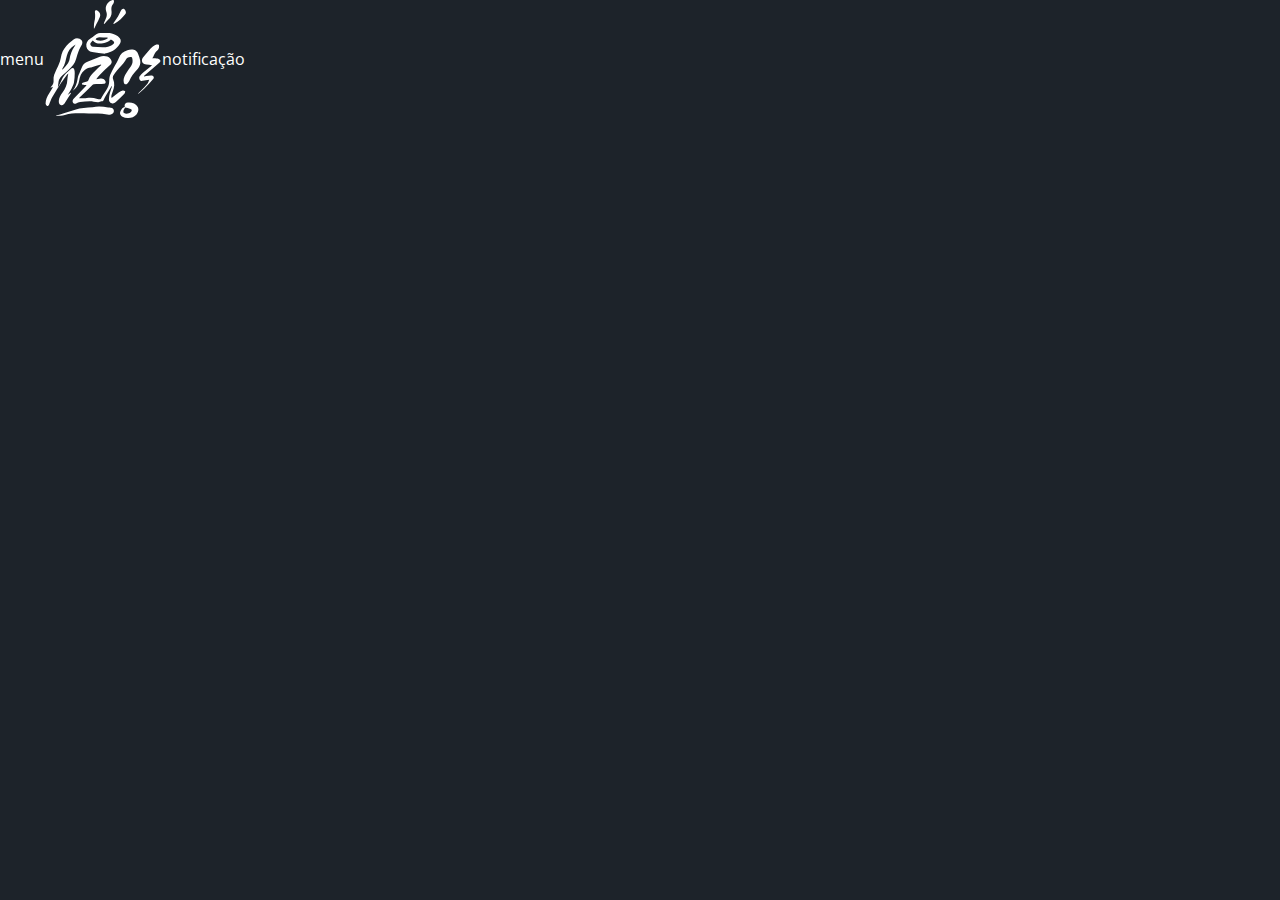
<file: 01 - Flexbox/02 - O Flex Container/index.html>
<!DOCTYPE html>
<html lang="en">
<head>
    <meta charset="UTF-8">
    <meta http-equiv="X-UA-Compatible" content="IE=edge">
    <meta name="viewport" content="width=device-width, initial-scale=1.0">
    <title>HZC | Home</title>
    
    <link rel="preconnect" href="https://fonts.googleapis.com">
    <link rel="preconnect" href="https://fonts.gstatic.com" crossorigin>
    <link rel="stylesheet" href="https://fonts.googleapis.com/css2?family=Open+Sans:wght@400;600;700&display=swap">

    <link rel="stylesheet" href="assets/css/reset.css">
    <link rel="stylesheet" href="assets/css/index.css">
</head>
<body>
    <header class="cabecalho">
        <button class="cabecalho__menu">menu</button>
        <img src="assets/img/logo.svg" alt="Logotipo da HZC" class="cabecalho__logo">
        <button class="cabecalho__notificacao">notificação</button>
    </header>
</body>
</html>
</file>
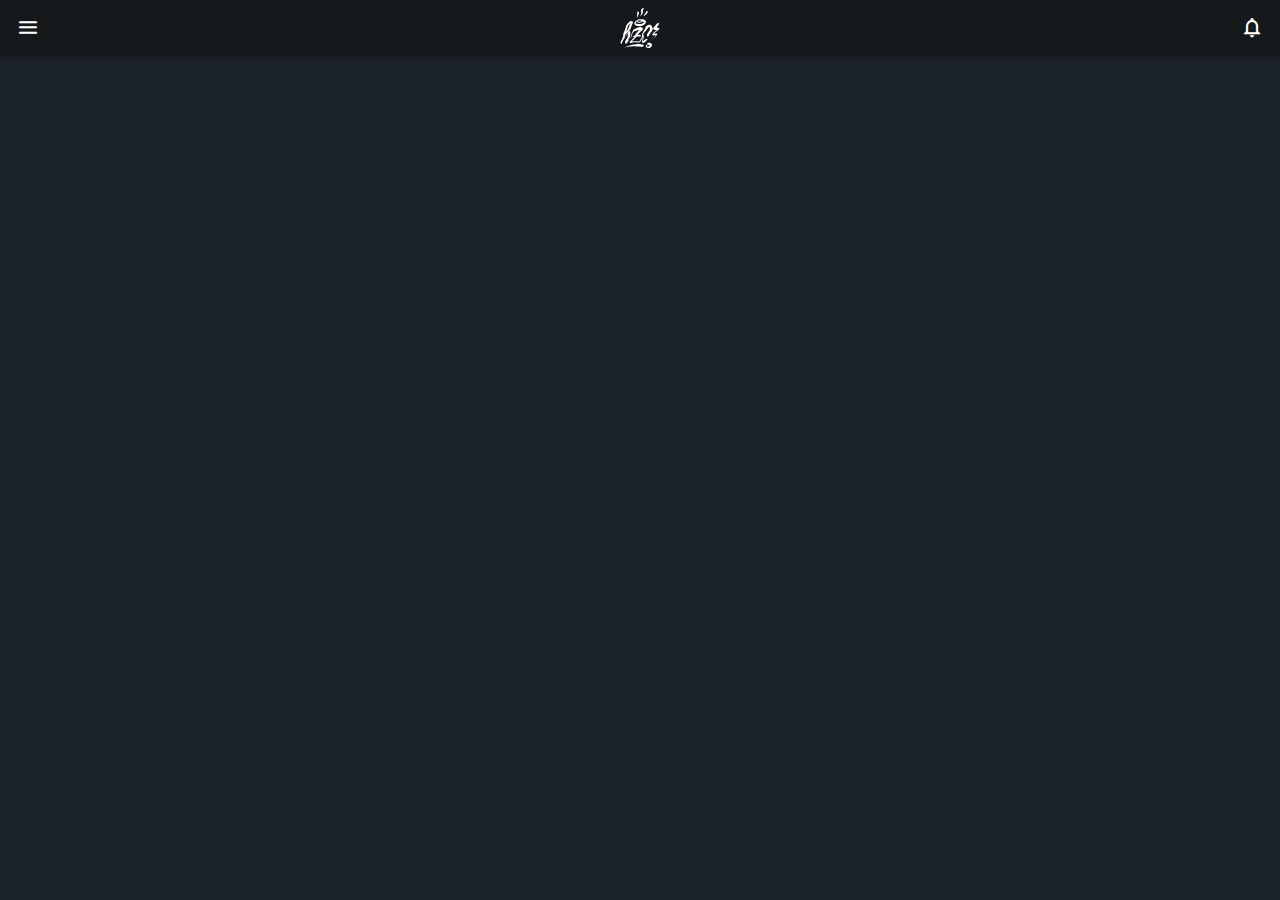
<file: 02 - Mais Funcionalidades do Flexbox/01 - Terminando o Cabeçalho/index.html>
<!DOCTYPE html>
<html lang="en">
<head>
    <meta charset="UTF-8">
    <meta http-equiv="X-UA-Compatible" content="IE=edge">
    <meta name="viewport" content="width=device-width, initial-scale=1.0">
    <title>HZC | Home</title>
    
    <link rel="preconnect" href="https://fonts.googleapis.com">
    <link rel="preconnect" href="https://fonts.gstatic.com" crossorigin>
    <link rel="stylesheet" href="https://fonts.googleapis.com/css2?family=Open+Sans:wght@400;600;700&display=swap">

    <link rel="stylesheet" href="assets/css/reset.css">
    <link rel="stylesheet" href="assets/css/index.css">
</head>
<body>
    <header class="cabecalho">
        <button class="cabecalho__menu" aria-label="Menu"><i></i></button>
        <img src="assets/img/logo.svg" alt="Logotipo da HZC" class="cabecalho__logo">
        <button class="cabecalho__notificacao" aria-label="Notificação"><i></i></button>
    </header>
</body>
</html>
</file>
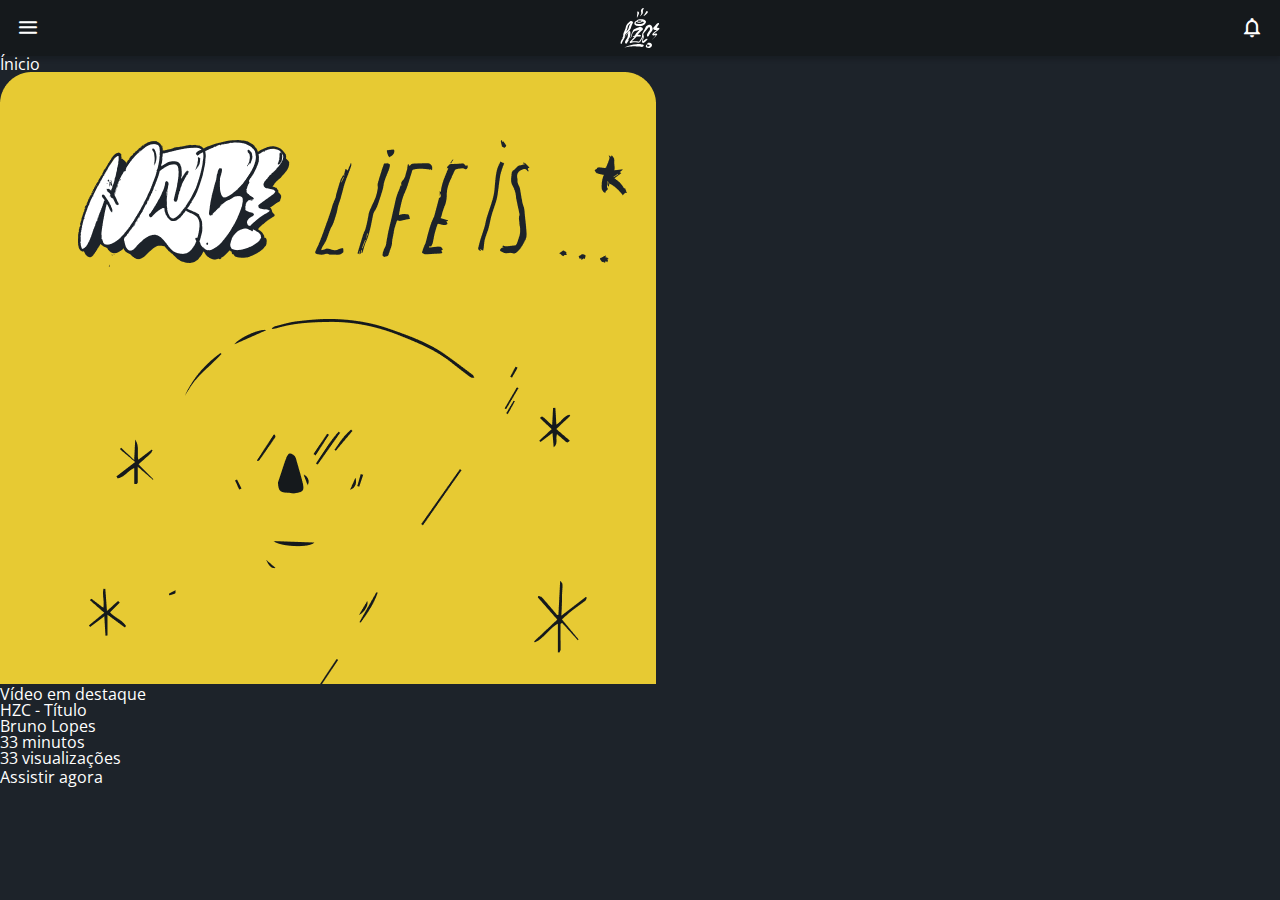
<file: 03 - O que o Flex não Consegue Fazer/01 - Litimações do Flexbox/index.html>
<!DOCTYPE html>
    <html lang="en">
    <head>
        <meta charset="UTF-8">
        <meta http-equiv="X-UA-Compatible" content="IE=edge">
        <meta name="viewport" content="width=device-width, initial-scale=1.0">
        <title>HZC | Home</title>
        
        <link rel="preconnect" href="https://fonts.googleapis.com">
        <link rel="preconnect" href="https://fonts.gstatic.com" crossorigin>
        <link rel="stylesheet" href="https://fonts.googleapis.com/css2?family=Open+Sans:wght@400;600;700&display=swap">

        <link rel="stylesheet" href="assets/css/reset.css">
        <link rel="stylesheet" href="assets/css/index.css">
    </head>

    <body>
        <header class="cabecalho">
            <button class="cabecalho__menu" aria-label="Menu"><i></i></button>
            <img src="assets/img/logo.svg" alt="Logotipo da HZC" class="cabecalho__logo">
            <button class="cabecalho__notificacao" aria-label="Notificação"><i></i></button>
        </header>

        <nav class="menu-lateral">
            <img src="assets/img/logo.svg" alt="Logotipo da HZC" class="menu-lateral__logo">
            
            <a href="#" class="menu-lateral__link menu-lateral__link--inicio menu-lateral__link--ativo">Início</a>
            <a href="#" class="menu-lateral__link menu-lateral__link--videos">Vídeos</a>
            <a href="#" class="menu-lateral__link menu-lateral__link--picos">Picos</a>
            <a href="#" class="menu-lateral__link menu-lateral__link--integrantes">Integrantes</a>
            <a href="#" class="menu-lateral__link menu-lateral__link--camisas">Camisas</a>
            <a href="#" class="menu-lateral__link menu-lateral__link--pinturas">Pinturas</a>
        </nav>

        <main>
            <h2 class="titulo-pagina">Ínicio</h2>
            <article class="cartao">
                <img src="assets/img/banner-mobile_1.png" alt="Banner do cartão" class="cartao__imagem">
                <div class="cartao__conteudo">
                    <p class="cartao__destaque">Vídeo em destaque</p>
                    <h3 class="cartao__titulo">HZC - Título</h3>
                    
                    <p class="cartao__perfil">Bruno Lopes</p>
                    <p class="cartao__Info cartao__info--tempo">33 minutos</p>
                    <p class="cartao__Info cartao__info--visualizacao">33 visualizações</p>
                    
                    <button class="cartao__botao cartao__botao--play cartao__botao--destaque">Assistir agora</button>
                </div>
            </article>
        </main>

        <script src="assets/js/index.js"></script>
    </body>
</html>
</file>
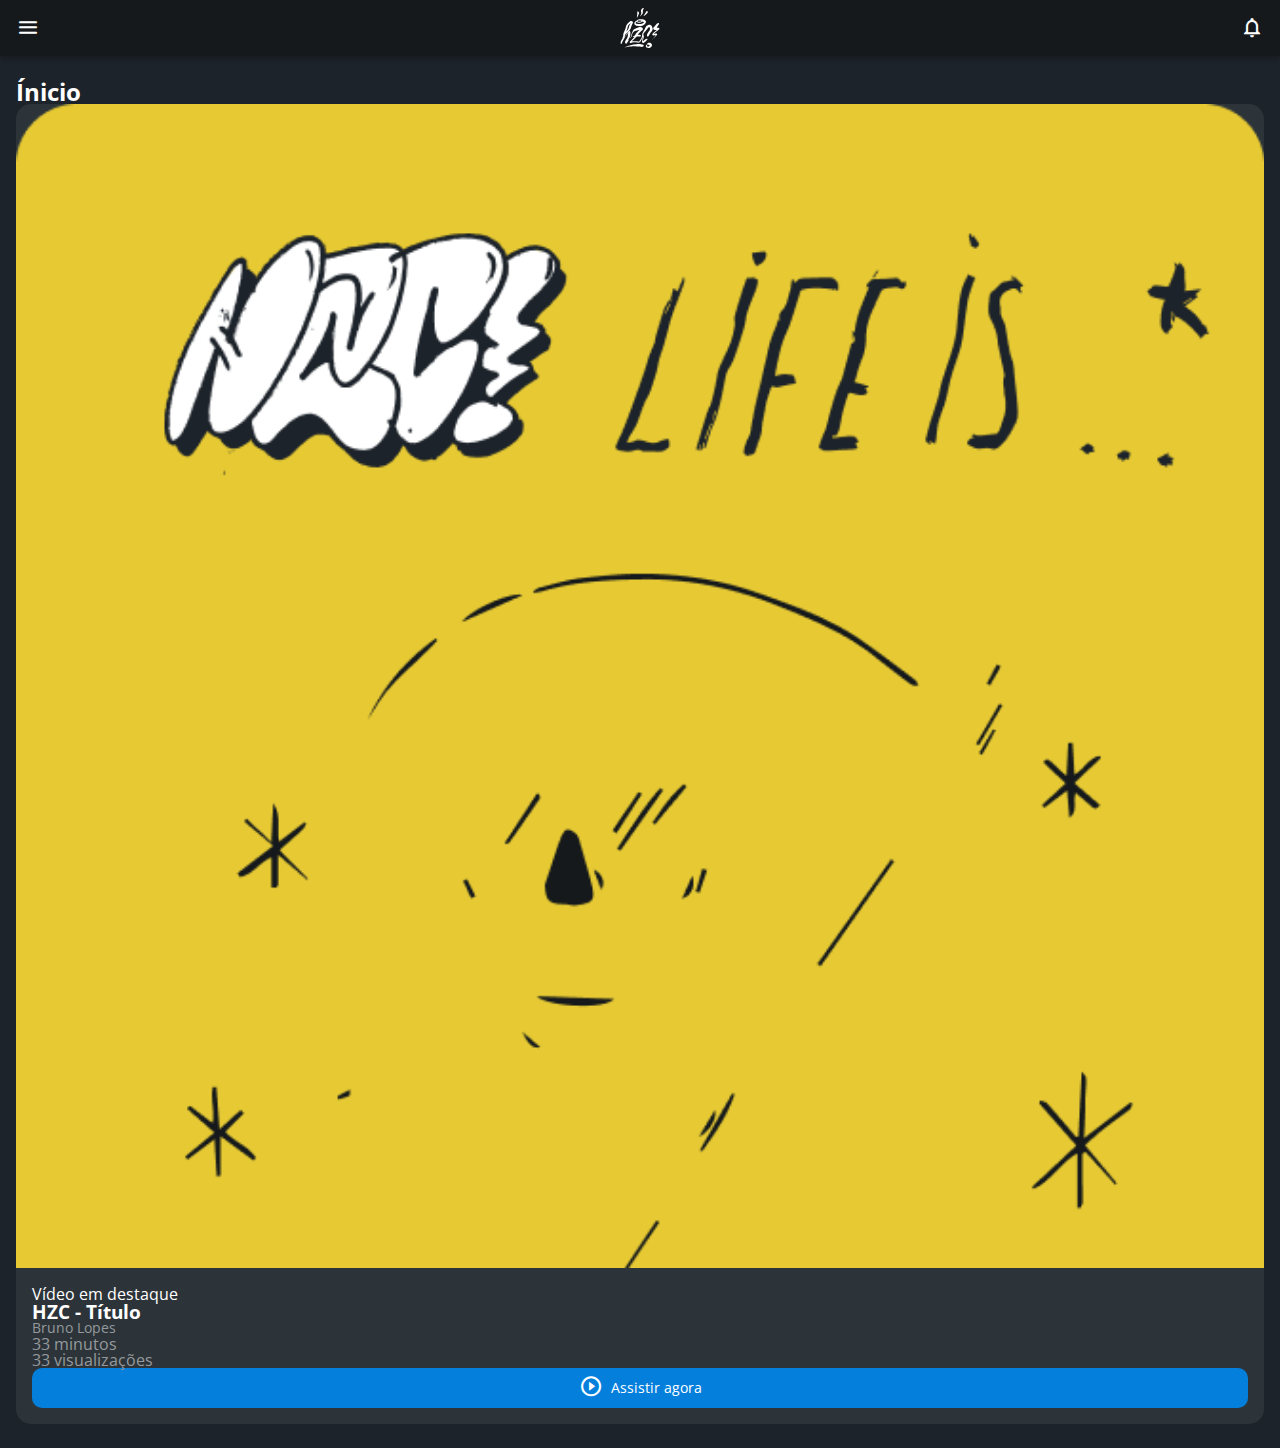
<file: 03 - O que o Flex não Consegue Fazer/03 - Estilização Básica do Cartão/index.html>
<!DOCTYPE html>
    <html lang="en">
    <head>
        <meta charset="UTF-8">
        <meta http-equiv="X-UA-Compatible" content="IE=edge">
        <meta name="viewport" content="width=device-width, initial-scale=1.0">
        <title>HZC | Home</title>
        
        <link rel="preconnect" href="https://fonts.googleapis.com">
        <link rel="preconnect" href="https://fonts.gstatic.com" crossorigin>
        <link rel="stylesheet" href="https://fonts.googleapis.com/css2?family=Open+Sans:wght@400;600;700&display=swap">

        <link rel="stylesheet" href="assets/css/reset.css">
        <link rel="stylesheet" href="assets/css/index.css">
    </head>

    <body>
        <header class="cabecalho">
            <button class="cabecalho__menu" aria-label="Menu"><i></i></button>
            <img src="assets/img/logo.svg" alt="Logotipo da HZC" class="cabecalho__logo">
            <button class="cabecalho__notificacao" aria-label="Notificação"><i></i></button>
        </header>

        <nav class="menu-lateral">
            <img src="assets/img/logo.svg" alt="Logotipo da HZC" class="menu-lateral__logo">
            
            <a href="#" class="menu-lateral__link menu-lateral__link--inicio menu-lateral__link--ativo">Início</a>
            <a href="#" class="menu-lateral__link menu-lateral__link--videos">Vídeos</a>
            <a href="#" class="menu-lateral__link menu-lateral__link--picos">Picos</a>
            <a href="#" class="menu-lateral__link menu-lateral__link--integrantes">Integrantes</a>
            <a href="#" class="menu-lateral__link menu-lateral__link--camisas">Camisas</a>
            <a href="#" class="menu-lateral__link menu-lateral__link--pinturas">Pinturas</a>
        </nav>

        <main class="principal">
            <h2 class="titulo-pagina">Ínicio</h2>
            <article class="cartao">
                <img src="assets/img/banner-mobile_1.png" alt="Banner do cartão" class="cartao__imagem">
                <div class="cartao__conteudo">
                    <p class="cartao__destaque">Vídeo em destaque</p>
                    <h3 class="cartao__titulo">HZC - Título</h3>
                    
                    <p class="cartao__perfil">Bruno Lopes</p>
                    <p class="cartao__info cartao__info--tempo">33 minutos</p>
                    <p class="cartao__info cartao__info--visualizacao">33 visualizações</p>
                    
                    <button class="cartao__botao cartao__botao--play cartao__botao--destaque">Assistir agora</button>
                </div>
            </article>
        </main>

        <script src="assets/js/index.js"></script>
    </body>
</html>
</file>
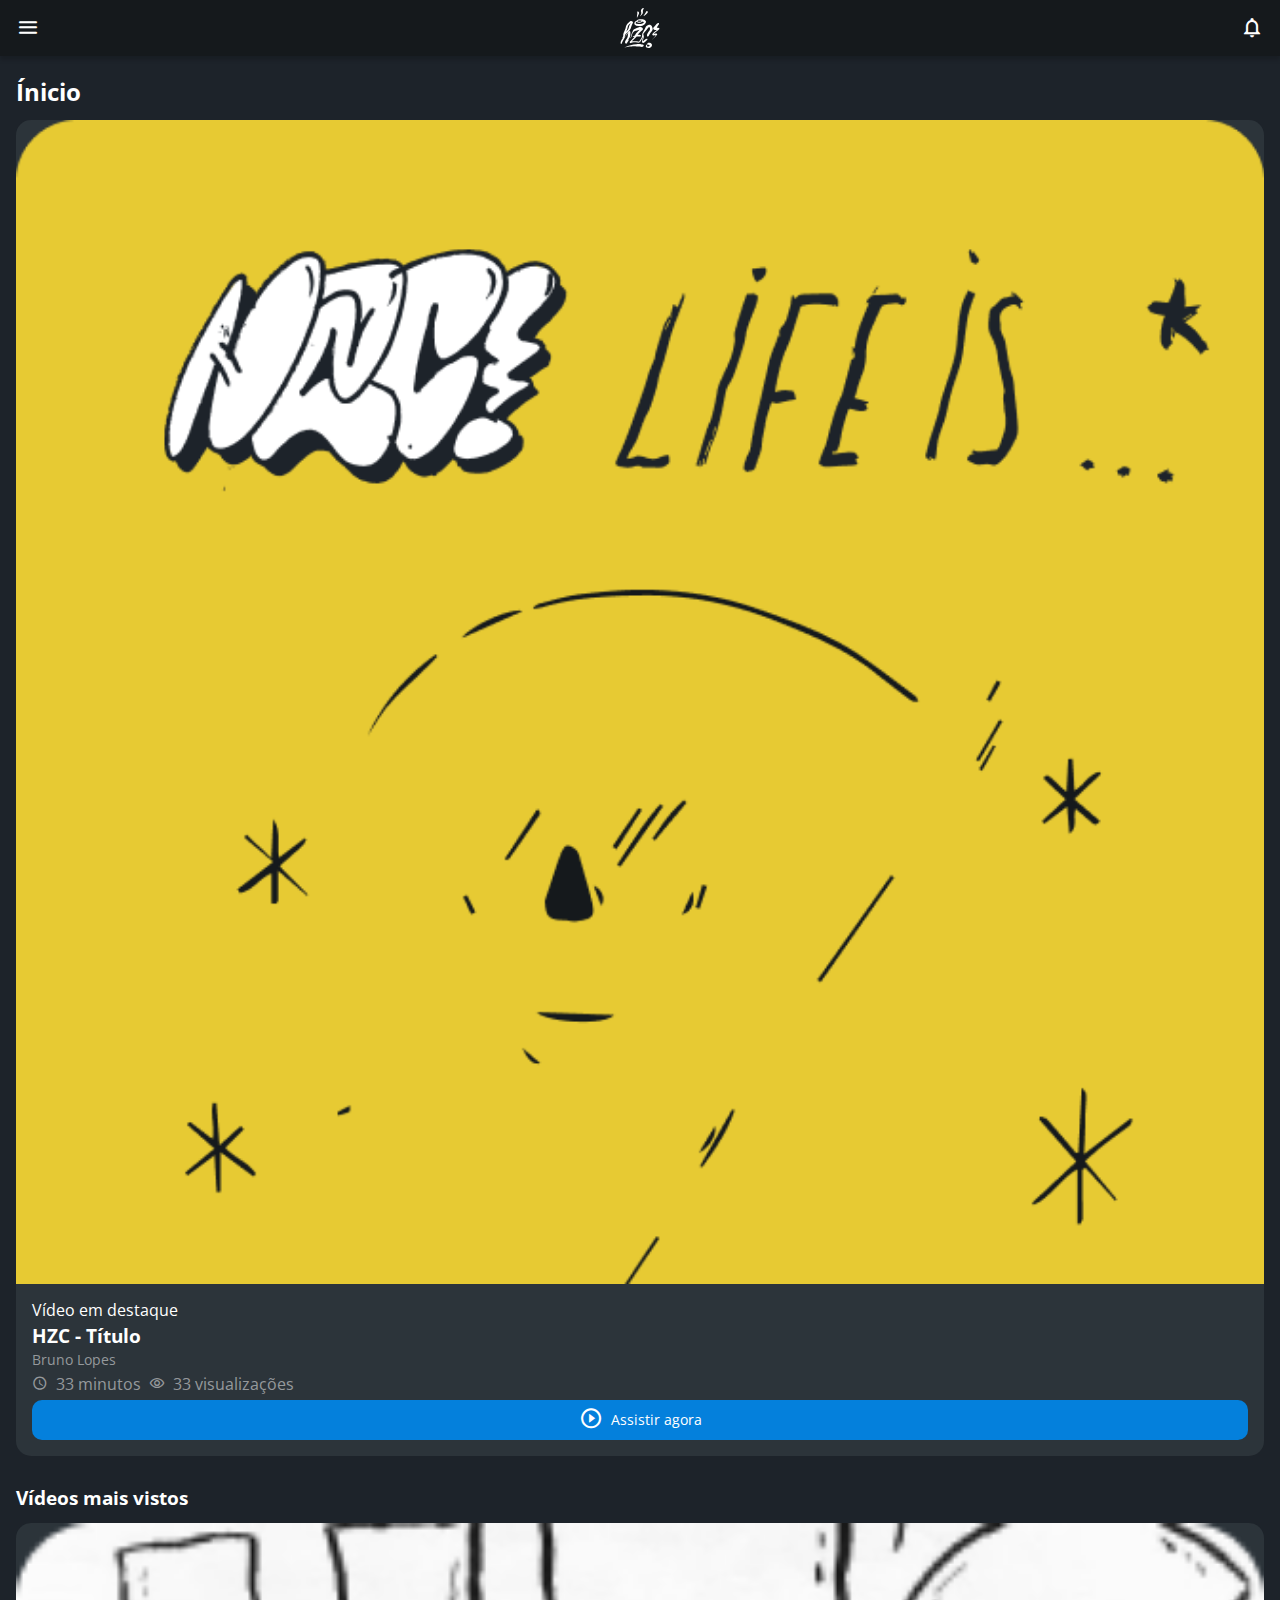
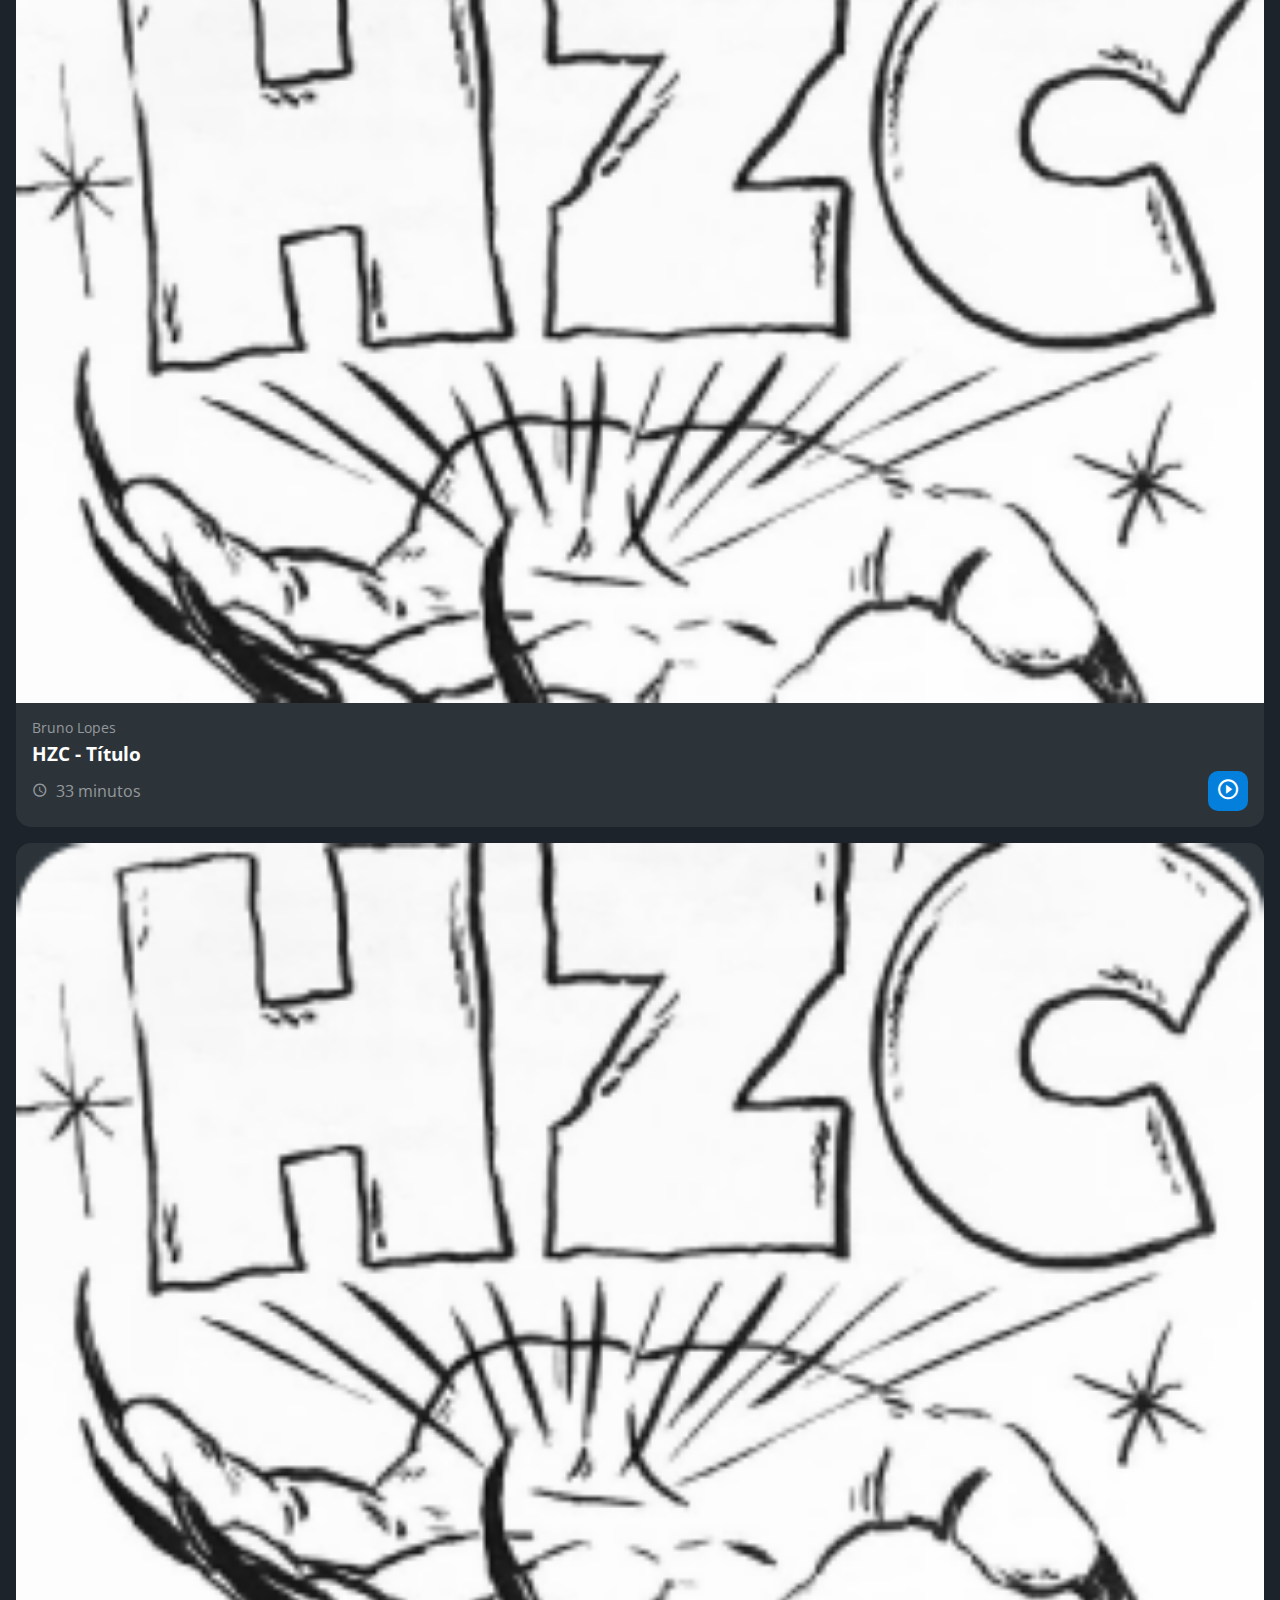
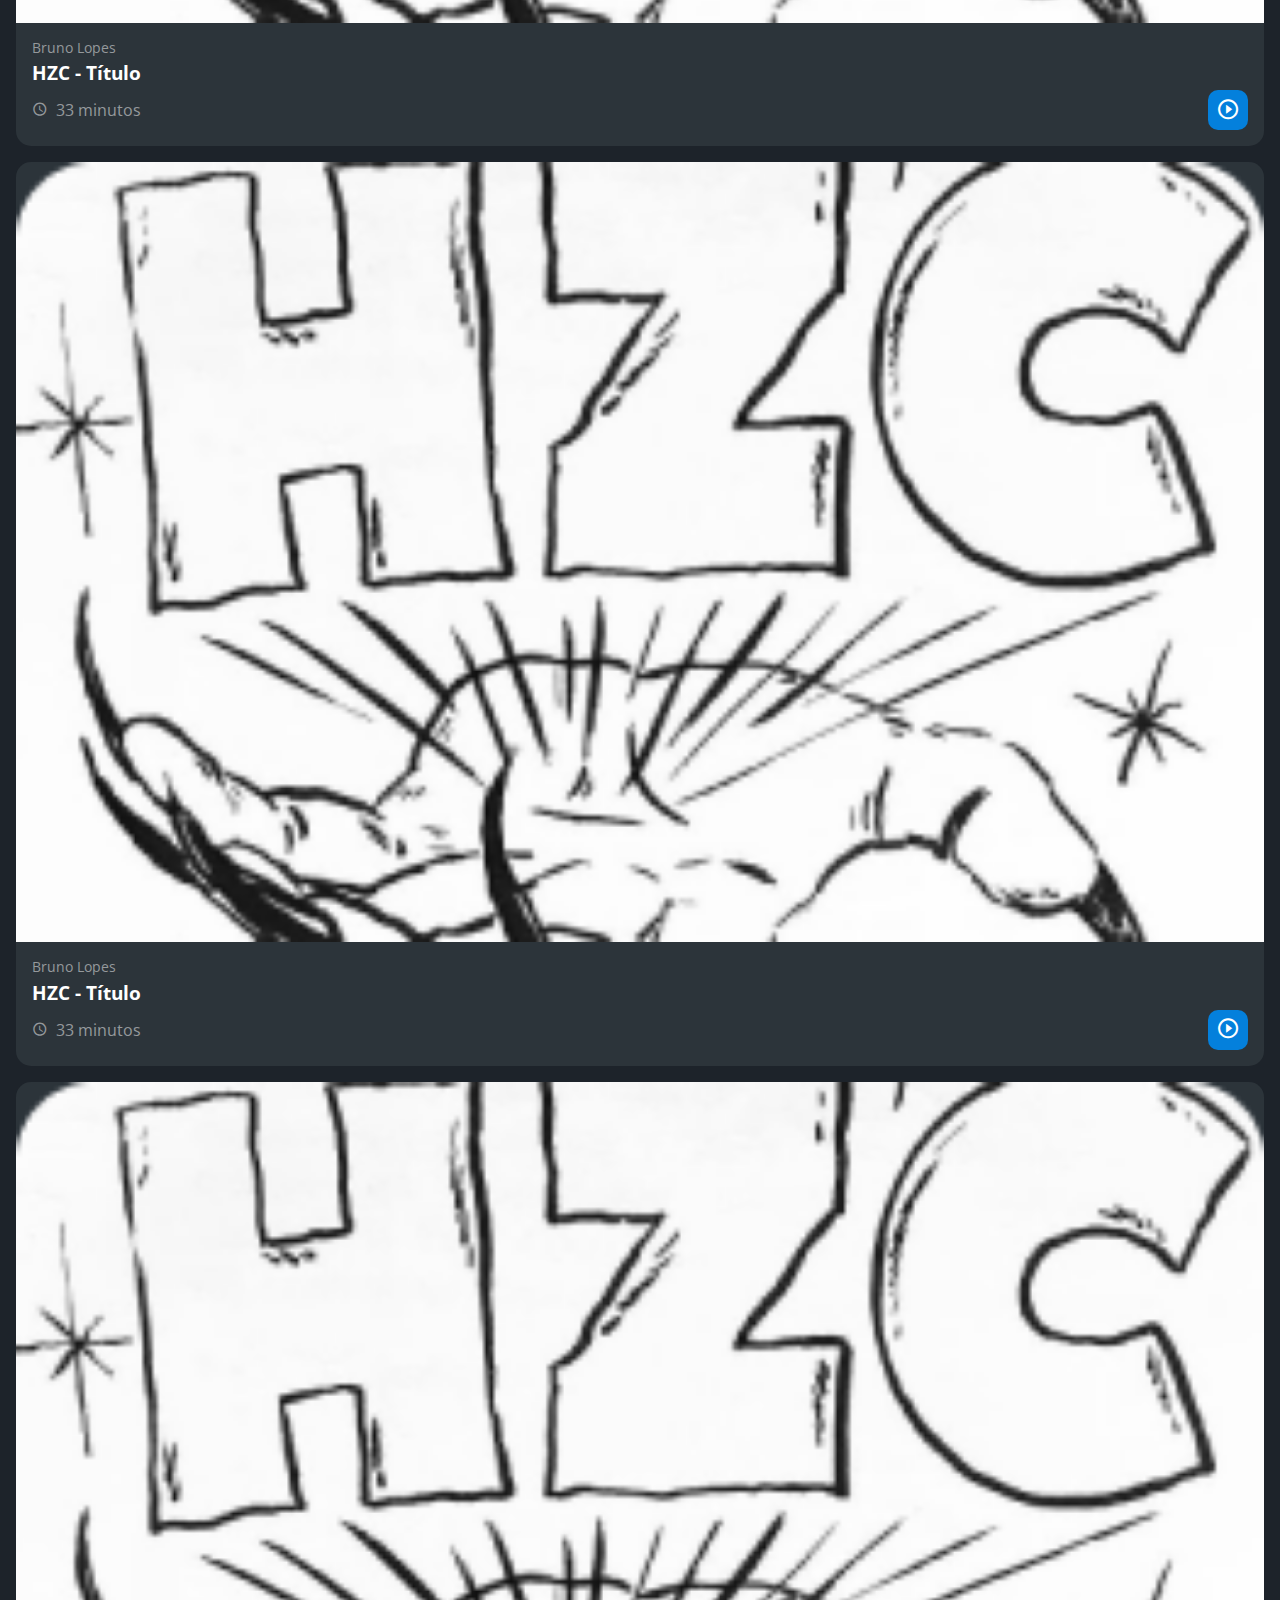
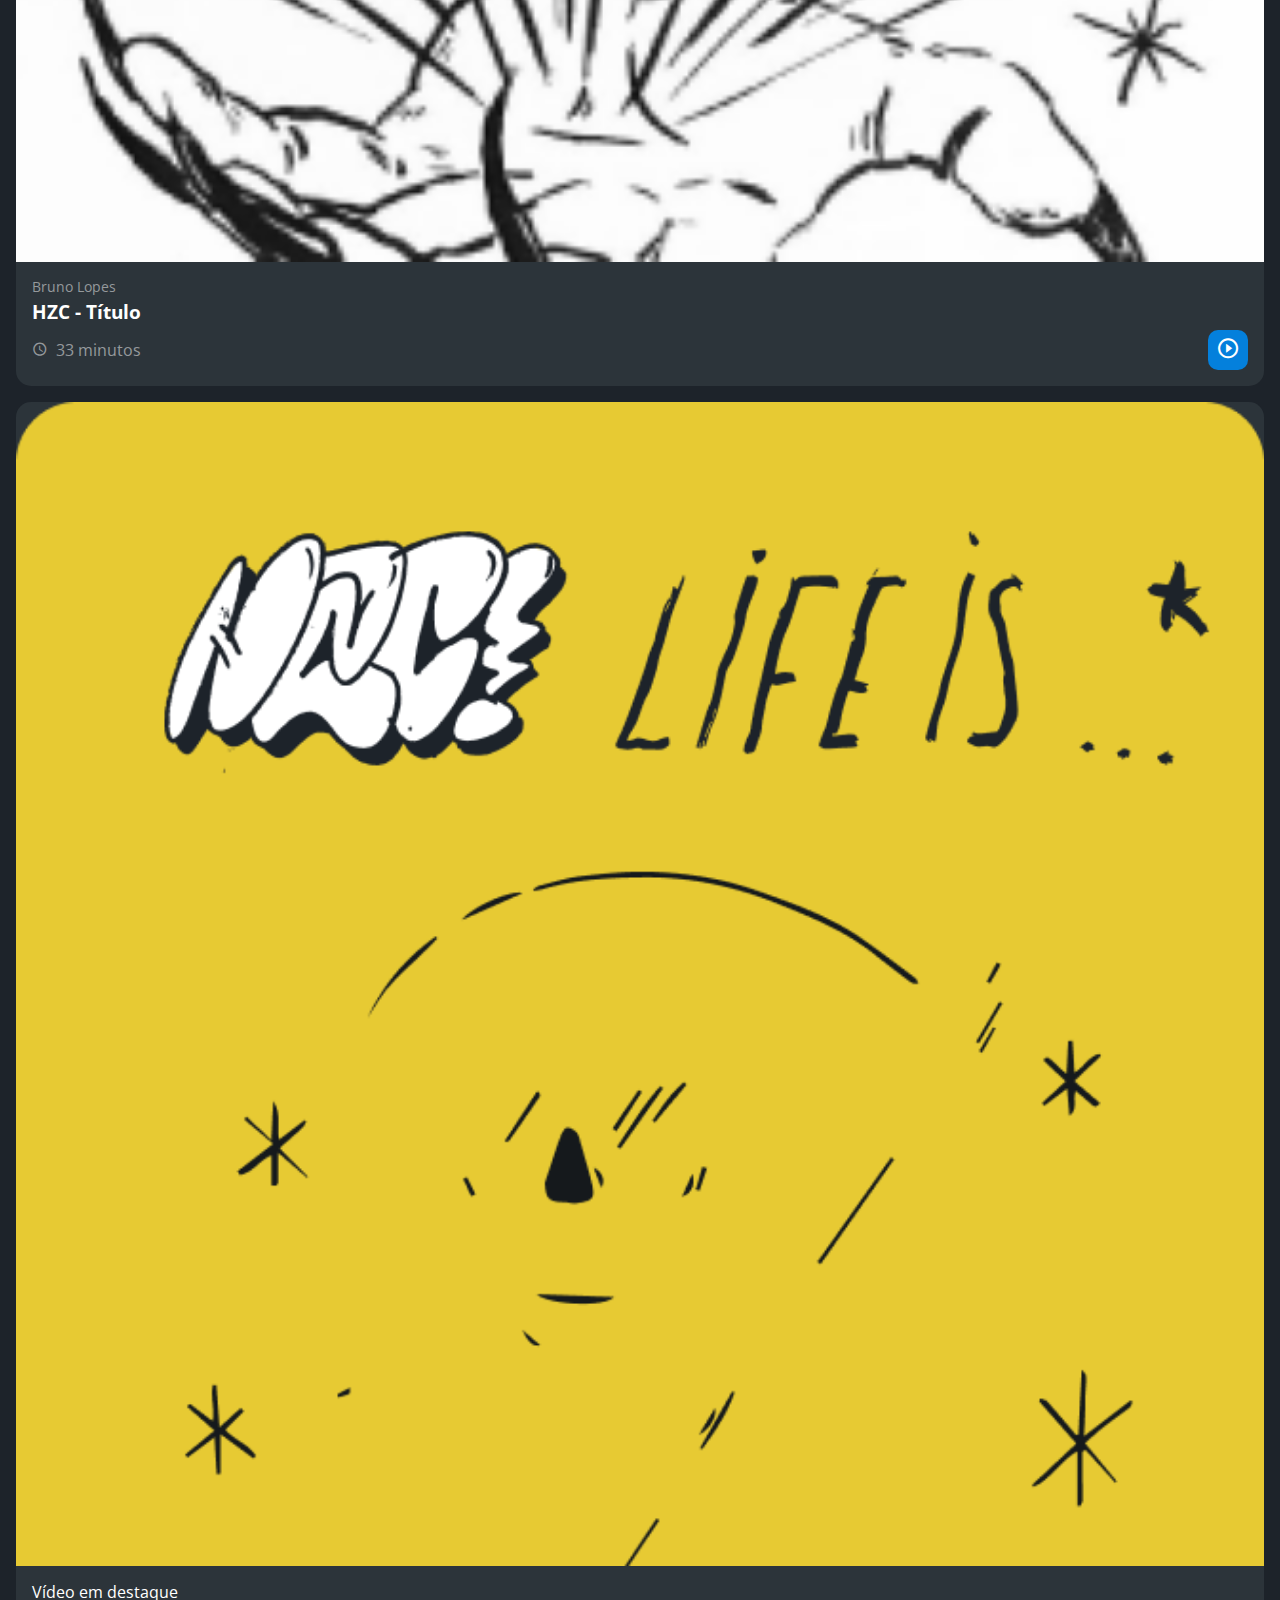
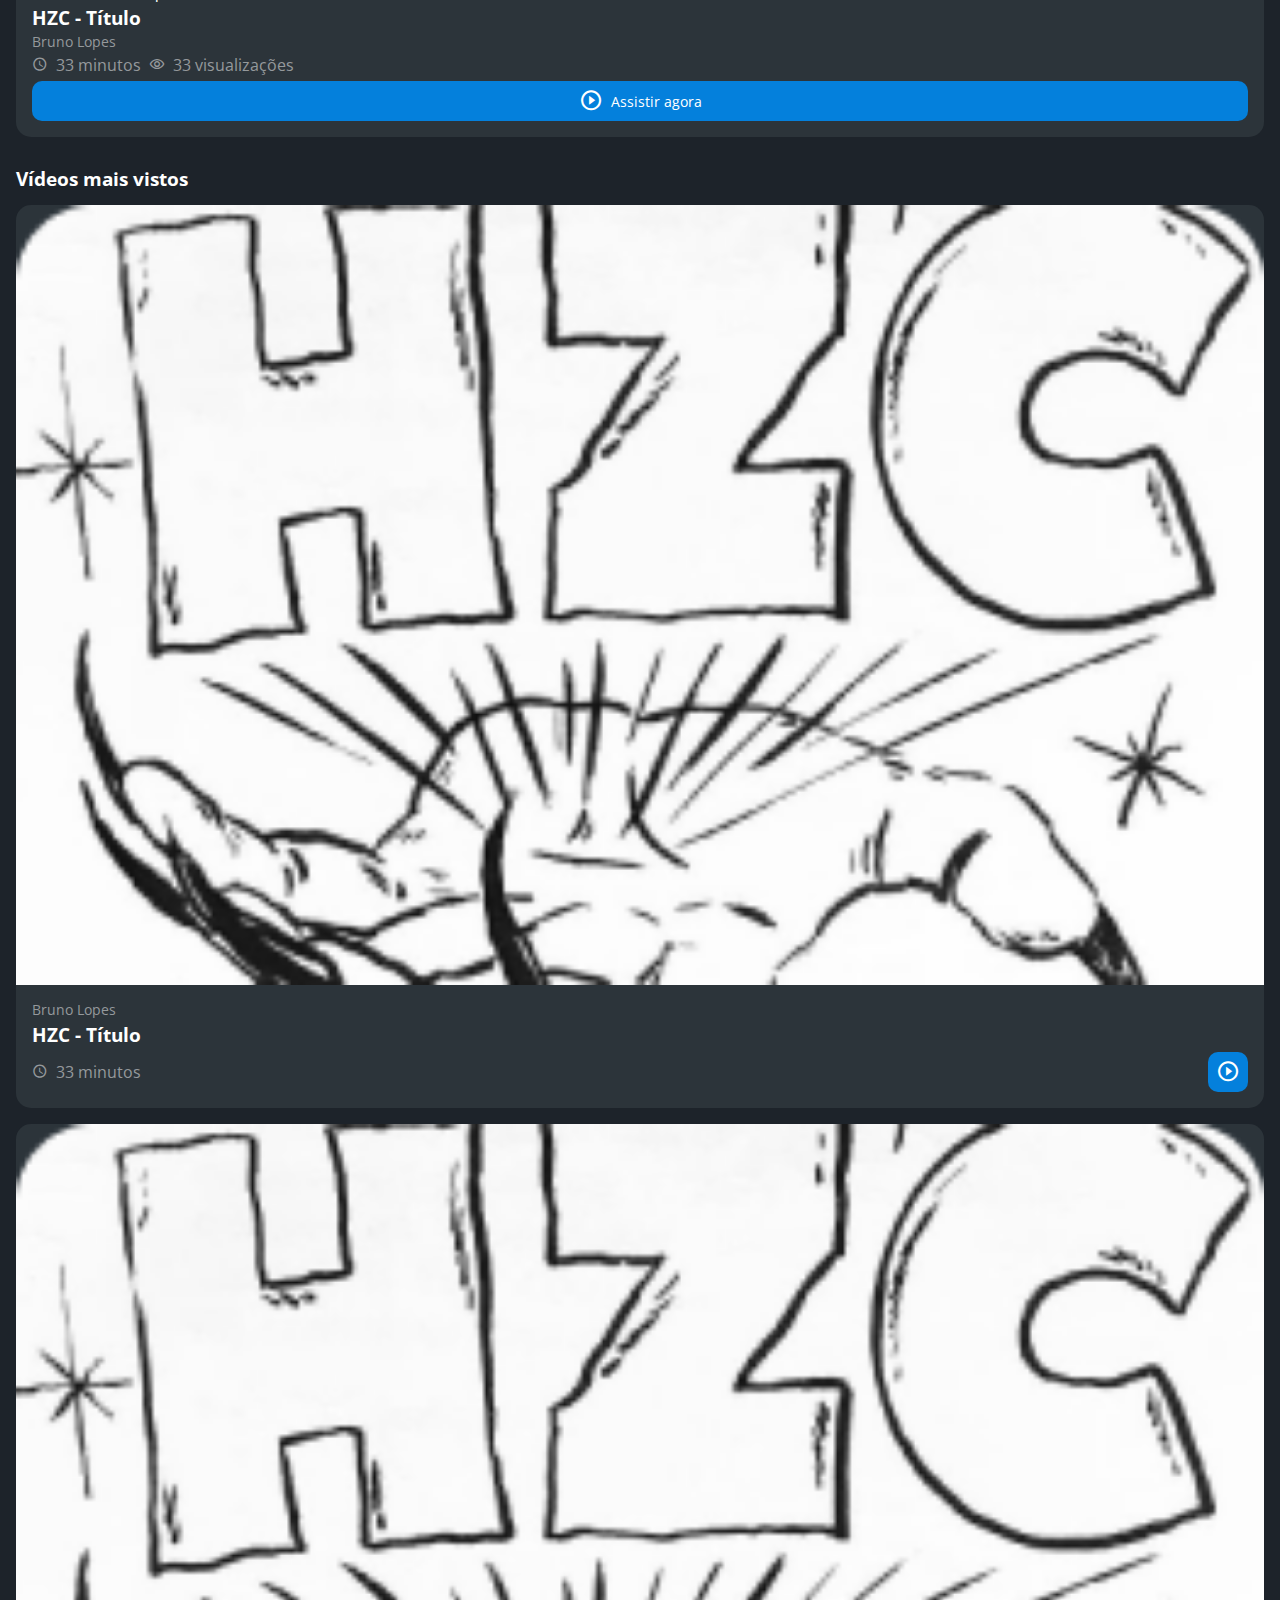
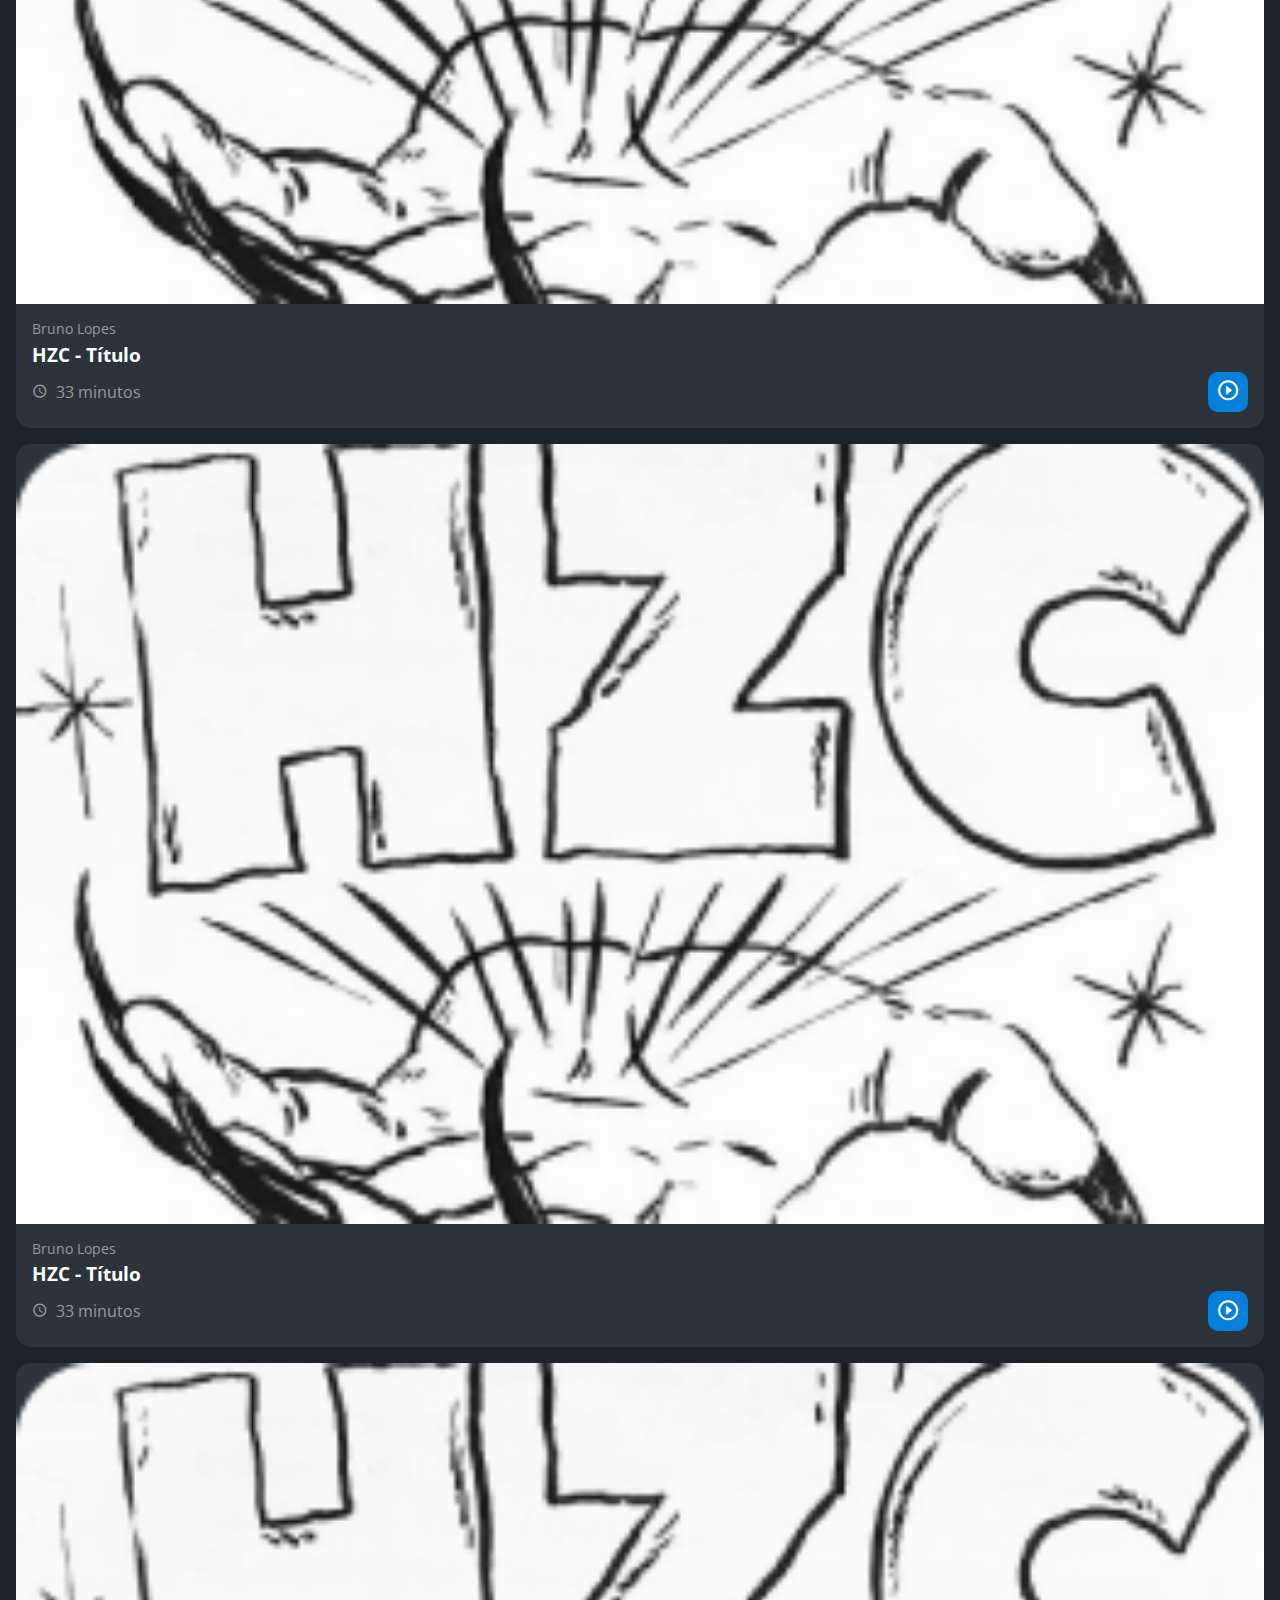
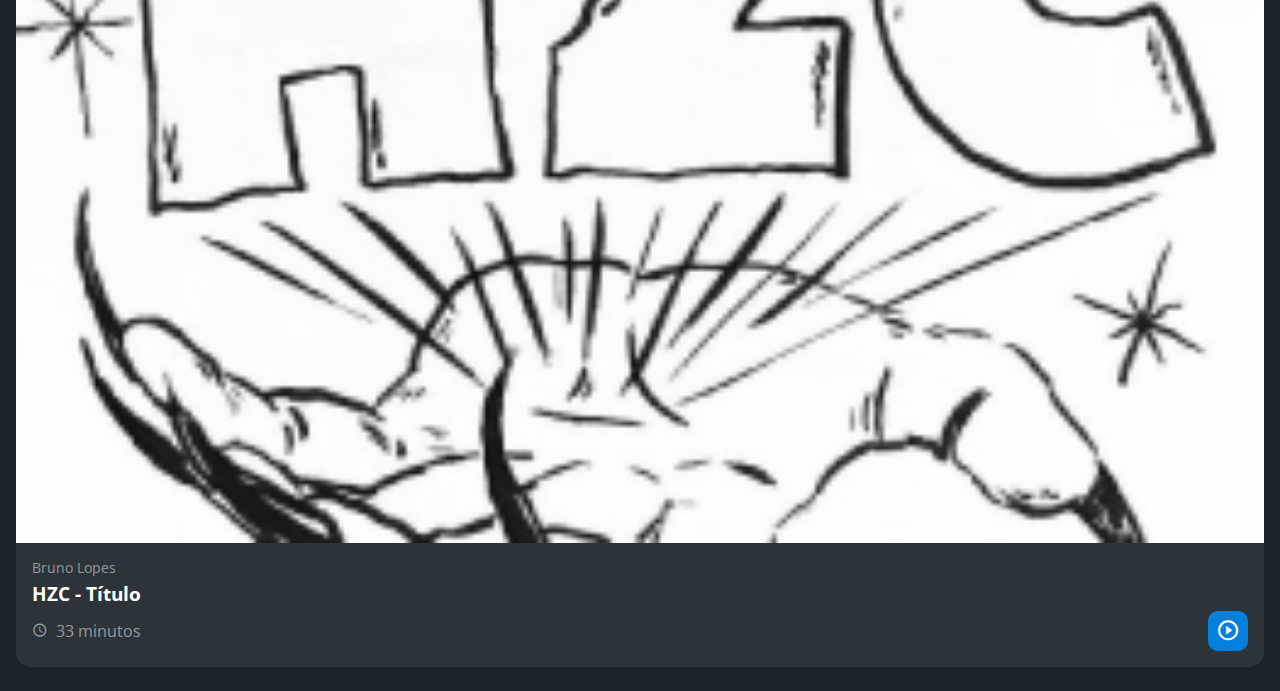
<file: 04 - Transformando o Layout com Grid/02 - Terminando o Layout da Página/index.html>
<!DOCTYPE html>
    <html lang="en">
    <head>
        <meta charset="UTF-8">
        <meta http-equiv="X-UA-Compatible" content="IE=edge">
        <meta name="viewport" content="width=device-width, initial-scale=1.0">
        <title>HZC | Home</title>
        
        <link rel="preconnect" href="https://fonts.googleapis.com">
        <link rel="preconnect" href="https://fonts.gstatic.com" crossorigin>
        <link rel="stylesheet" href="https://fonts.googleapis.com/css2?family=Open+Sans:wght@400;600;700&display=swap">

        <link rel="stylesheet" href="assets/css/reset.css">
        <link rel="stylesheet" href="assets/css/index.css">
    </head>

    <body>
        <header class="cabecalho">
            <button class="cabecalho__menu" aria-label="Menu"><i></i></button>
            <img src="assets/img/logo.svg" alt="Logotipo da HZC" class="cabecalho__logo">
            <button class="cabecalho__notificacao" aria-label="Notificação"><i></i></button>
        </header>

        <nav class="menu-lateral">
            <img src="assets/img/logo.svg" alt="Logotipo da HZC" class="menu-lateral__logo">
            
            <a href="#" class="menu-lateral__link menu-lateral__link--inicio menu-lateral__link--ativo">Início</a>
            <a href="#" class="menu-lateral__link menu-lateral__link--videos">Vídeos</a>
            <a href="#" class="menu-lateral__link menu-lateral__link--picos">Picos</a>
            <a href="#" class="menu-lateral__link menu-lateral__link--integrantes">Integrantes</a>
            <a href="#" class="menu-lateral__link menu-lateral__link--camisas">Camisas</a>
            <a href="#" class="menu-lateral__link menu-lateral__link--pinturas">Pinturas</a>
        </nav>

        <main class="principal">
            <h2 class="titulo-pagina">Ínicio</h2>
            <article class="cartao cartao--destaque">
                <img src="assets/img/banner-mobile_1.png" alt="Banner do cartão" class="cartao__imagem">
                <div class="cartao__conteudo">
                    <p class="cartao__destaque">Vídeo em destaque</p>
                    <h3 class="cartao__titulo">HZC - Título</h3>
                    
                    <p class="cartao__perfil">Bruno Lopes</p>
                    <p class="cartao__info cartao__info--tempo">33 minutos</p>
                    <p class="cartao__info cartao__info--visualizacao">33 visualizações</p>
                    
                    <button class="cartao__botao cartao__botao--play cartao__botao--destaque">Assistir agora</button>
                </div>
            </article>

            <section class="secao">
                <h3 class="titulo-secao">Vídeos mais vistos</h3>

                <article class="cartao">
                    <img src="assets/img/video_1.png" alt="Vídeo" class="cartao__imagem">
                    <div class="cartao__conteudo">
                        <p class="cartao__perfil">Bruno Lopes</p>
                        
                        <h3 class="cartao__titulo">HZC - Título</h3>
                        <p class="cartao__info cartao__info--tempo">33 minutos</p>
                        
                        <button class="cartao__botao cartao__botao--play" aria-label="Assistir agora"></button>
                    </div>
                </article>

                <article class="cartao">
                    <img src="assets/img/video_1.png" alt="Vídeo" class="cartao__imagem">
                    <div class="cartao__conteudo">
                        <p class="cartao__perfil">Bruno Lopes</p>
                        
                        <h3 class="cartao__titulo">HZC - Título</h3>
                        <p class="cartao__info cartao__info--tempo">33 minutos</p>
                        
                        <button class="cartao__botao cartao__botao--play" aria-label="Assistir agora"></button>
                    </div>
                </article>

                <article class="cartao">
                    <img src="assets/img/video_1.png" alt="Vídeo" class="cartao__imagem">
                    <div class="cartao__conteudo">
                        <p class="cartao__perfil">Bruno Lopes</p>
                        
                        <h3 class="cartao__titulo">HZC - Título</h3>
                        <p class="cartao__info cartao__info--tempo">33 minutos</p>
                        
                        <button class="cartao__botao cartao__botao--play" aria-label="Assistir agora"></button>
                    </div>
                </article>
                
                <article class="cartao">
                    <img src="assets/img/video_1.png" alt="Vídeo" class="cartao__imagem">
                    <div class="cartao__conteudo">
                        <p class="cartao__perfil">Bruno Lopes</p>
                        
                        <h3 class="cartao__titulo">HZC - Título</h3>
                        <p class="cartao__info cartao__info--tempo">33 minutos</p>
                        
                        <button class="cartao__botao cartao__botao--play" aria-label="Assistir agora"></button>
                    </div>
                </article>
            </section>
            
            <article class="cartao cartao--destaque">
                <img src="assets/img/banner-mobile_1.png" alt="Banner do cartão" class="cartao__imagem">
                <div class="cartao__conteudo">
                    <p class="cartao__destaque">Vídeo em destaque</p>
                    <h3 class="cartao__titulo">HZC - Título</h3>
                    
                    <p class="cartao__perfil">Bruno Lopes</p>
                    <p class="cartao__info cartao__info--tempo">33 minutos</p>
                    <p class="cartao__info cartao__info--visualizacao">33 visualizações</p>
                    
                    <button class="cartao__botao cartao__botao--play cartao__botao--destaque">Assistir agora</button>
                </div>
            </article>

            <section class="secao">
                <h3 class="titulo-secao">Vídeos mais vistos</h3>

                <article class="cartao">
                    <img src="assets/img/video_1.png" alt="Vídeo" class="cartao__imagem">
                    <div class="cartao__conteudo">
                        <p class="cartao__perfil">Bruno Lopes</p>
                        
                        <h3 class="cartao__titulo">HZC - Título</h3>
                        <p class="cartao__info cartao__info--tempo">33 minutos</p>
                        
                        <button class="cartao__botao cartao__botao--play" aria-label="Assistir agora"></button>
                    </div>
                </article>

                <article class="cartao">
                    <img src="assets/img/video_1.png" alt="Vídeo" class="cartao__imagem">
                    <div class="cartao__conteudo">
                        <p class="cartao__perfil">Bruno Lopes</p>
                        
                        <h3 class="cartao__titulo">HZC - Título</h3>
                        <p class="cartao__info cartao__info--tempo">33 minutos</p>
                        
                        <button class="cartao__botao cartao__botao--play" aria-label="Assistir agora"></button>
                    </div>
                </article>

                <article class="cartao">
                    <img src="assets/img/video_1.png" alt="Vídeo" class="cartao__imagem">
                    <div class="cartao__conteudo">
                        <p class="cartao__perfil">Bruno Lopes</p>
                        
                        <h3 class="cartao__titulo">HZC - Título</h3>
                        <p class="cartao__info cartao__info--tempo">33 minutos</p>
                        
                        <button class="cartao__botao cartao__botao--play" aria-label="Assistir agora"></button>
                    </div>
                </article>

                <article class="cartao">
                    <img src="assets/img/video_1.png" alt="Vídeo" class="cartao__imagem">
                    <div class="cartao__conteudo">
                        <p class="cartao__perfil">Bruno Lopes</p>
                        
                        <h3 class="cartao__titulo">HZC - Título</h3>
                        <p class="cartao__info cartao__info--tempo">33 minutos</p>
                        
                        <button class="cartao__botao cartao__botao--play" aria-label="Assistir agora"></button>
                    </div>
                </article>
            </section>
        </main>

        <script src="assets/js/index.js"></script>
    </body>
</html>
</file>
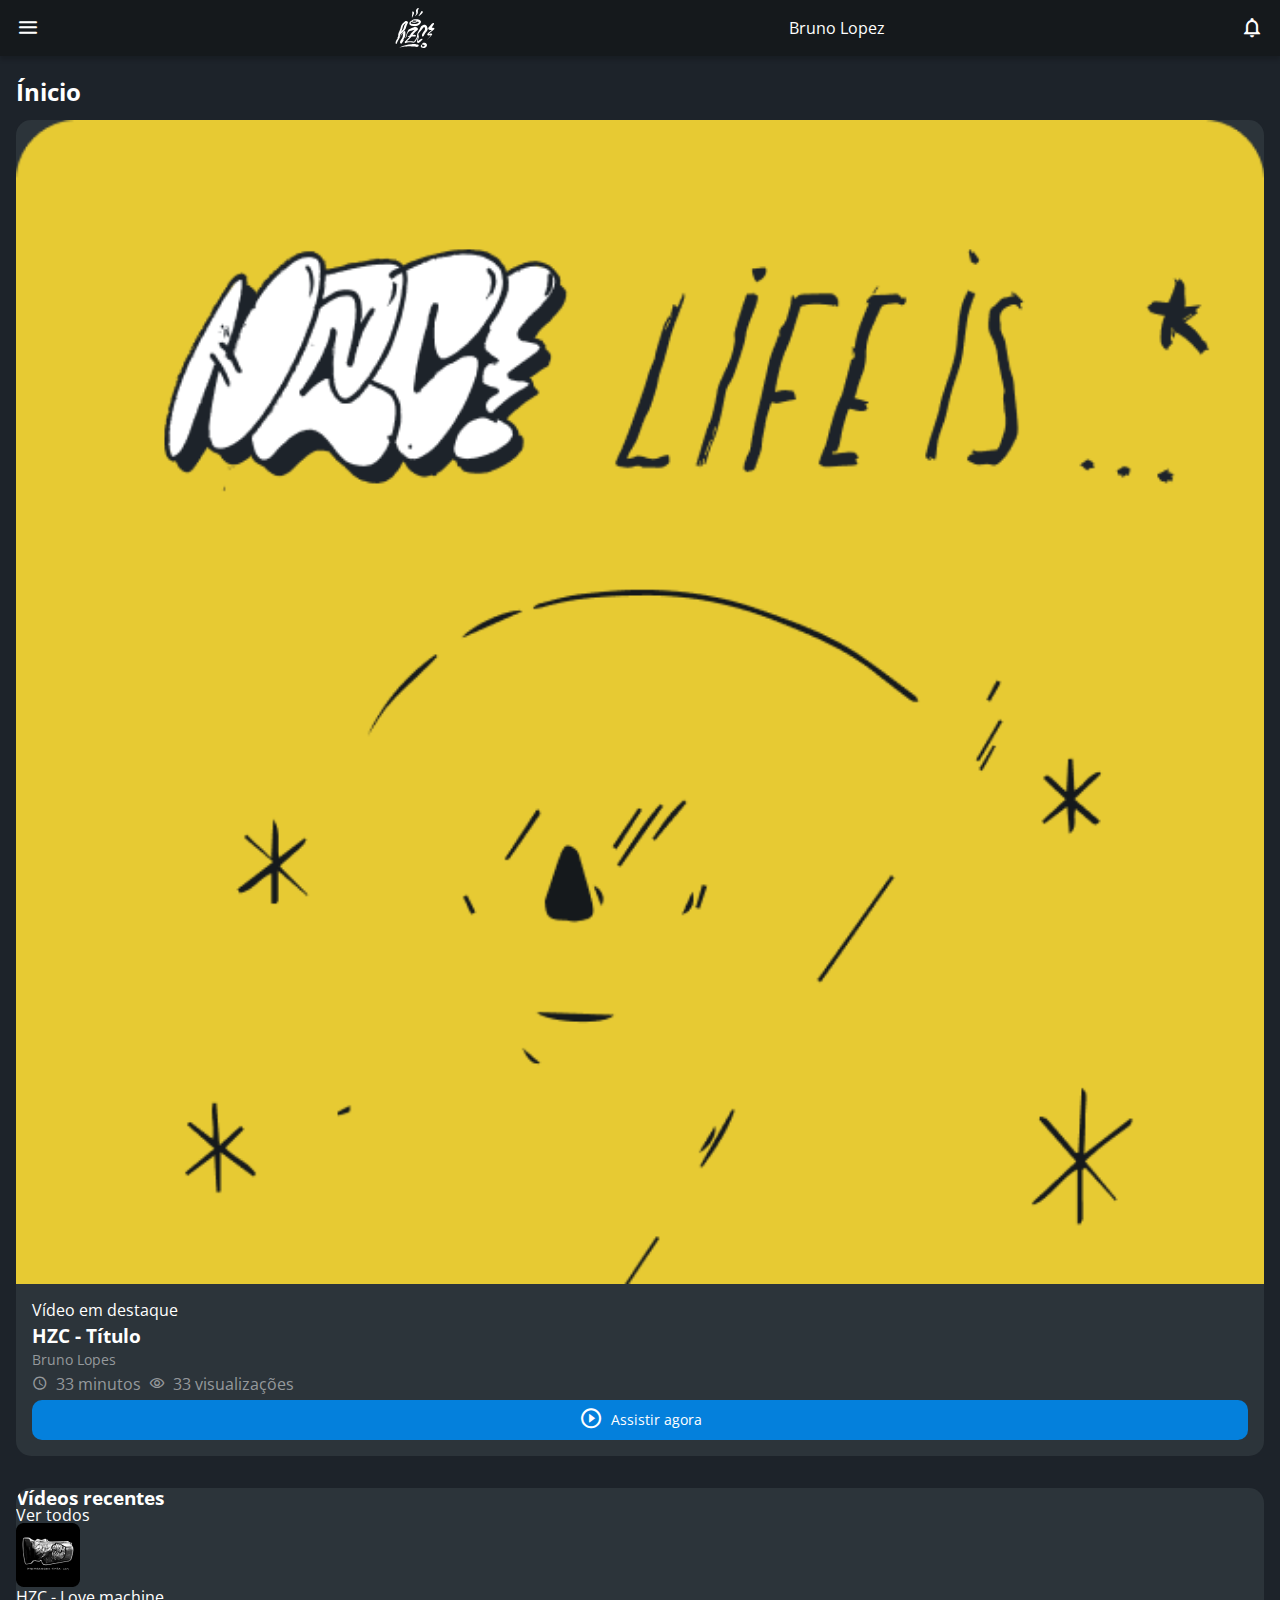
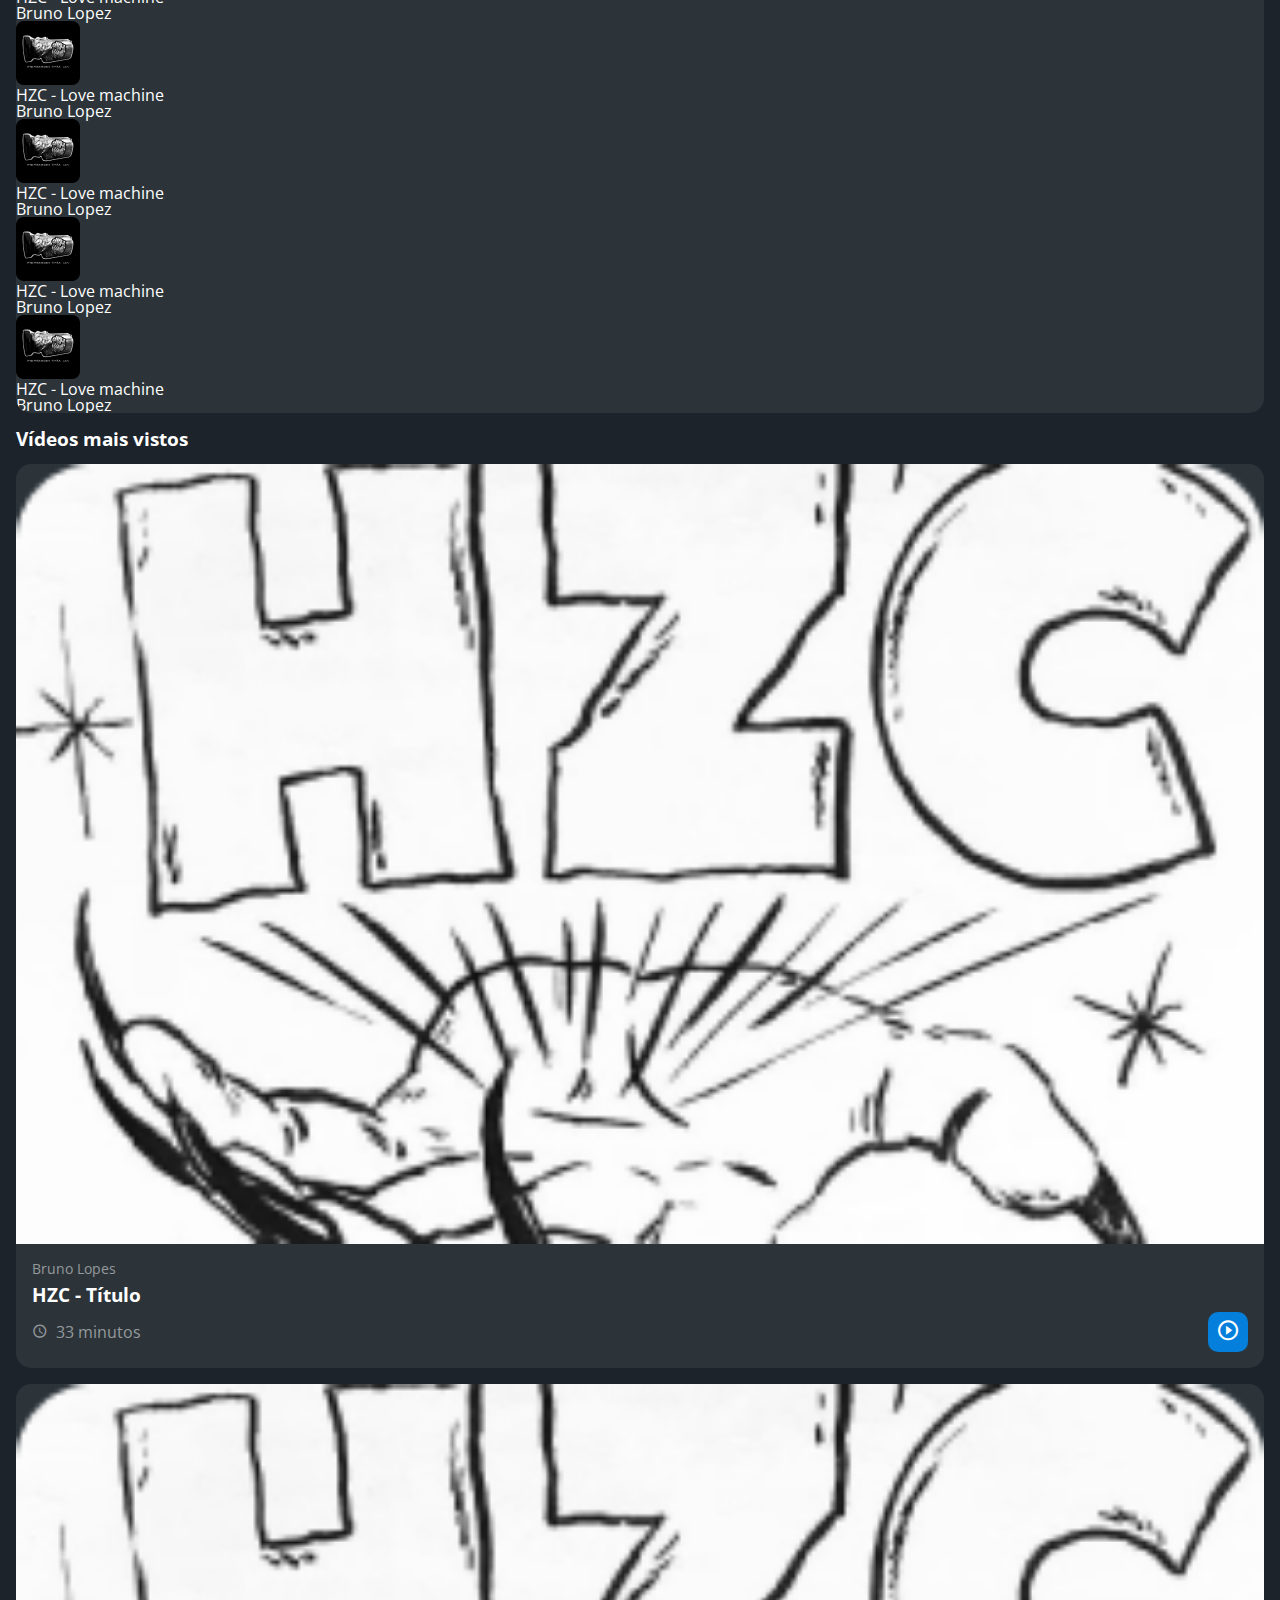
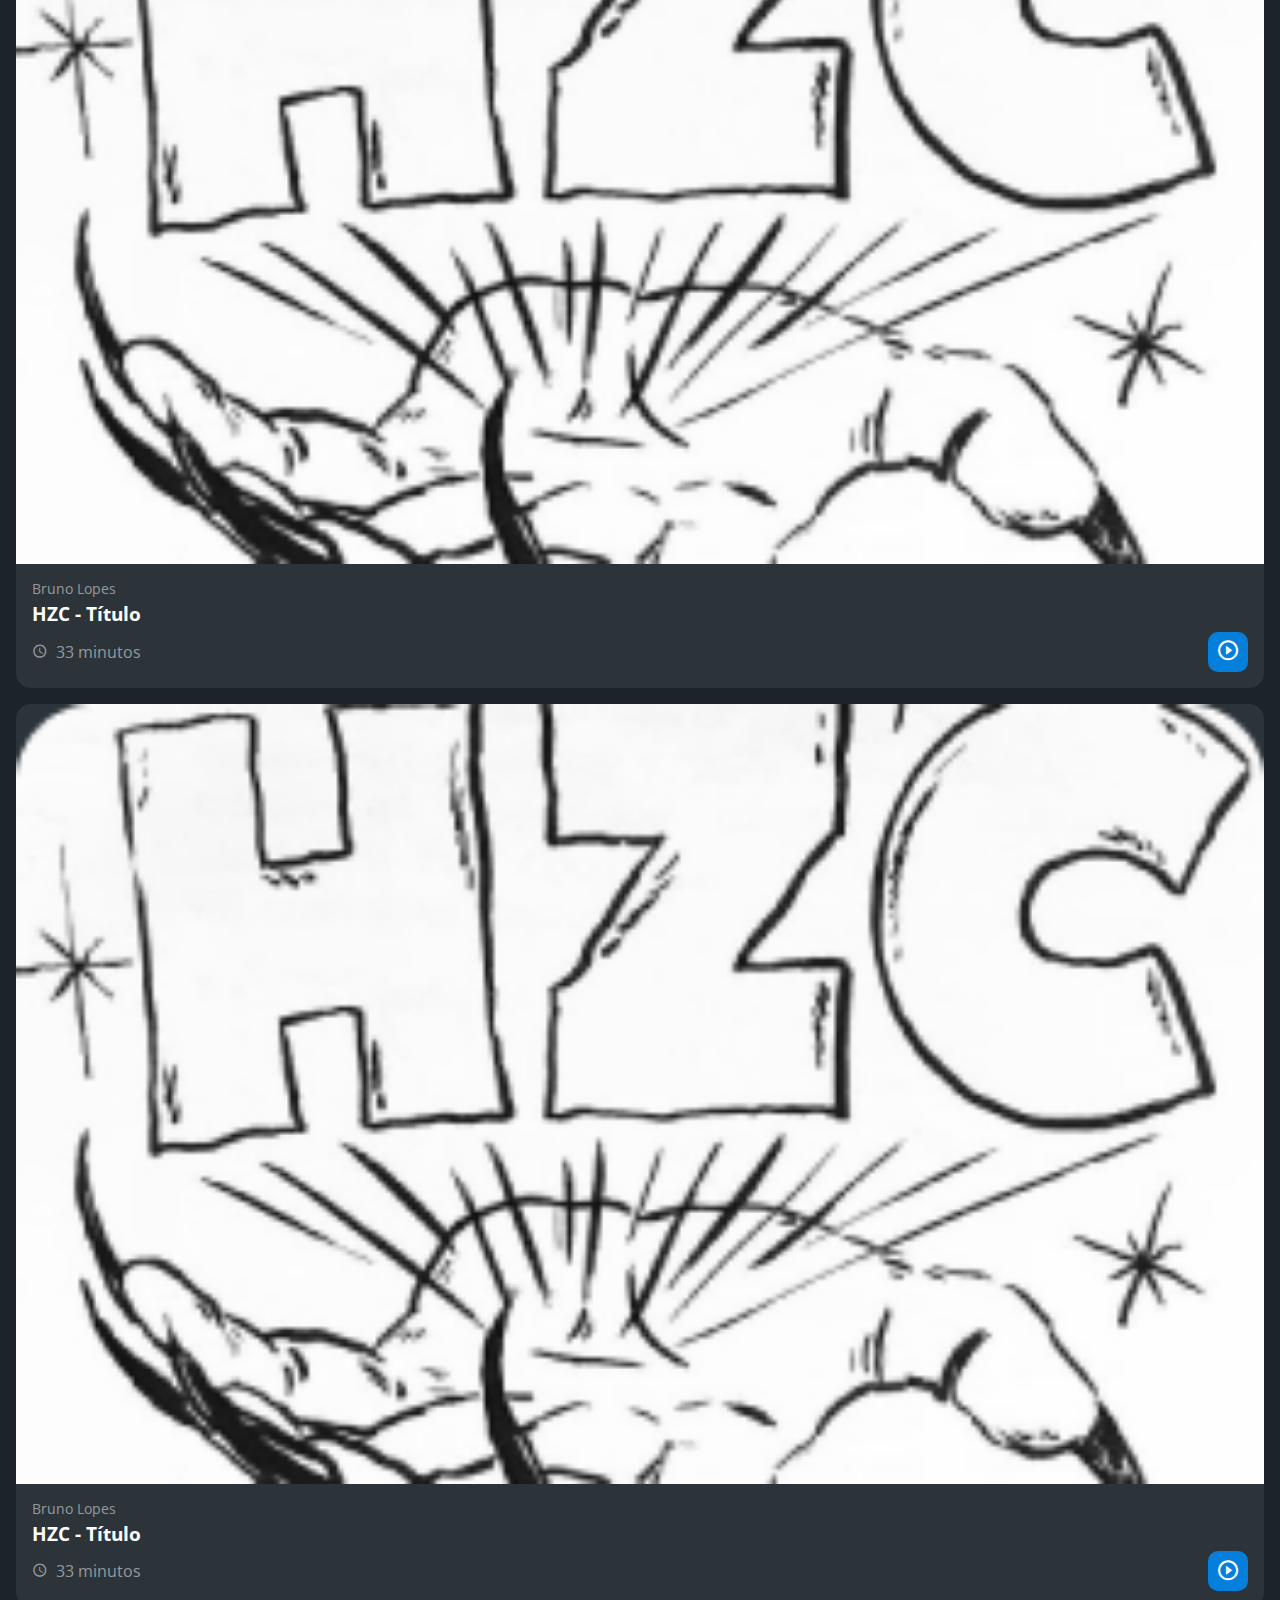
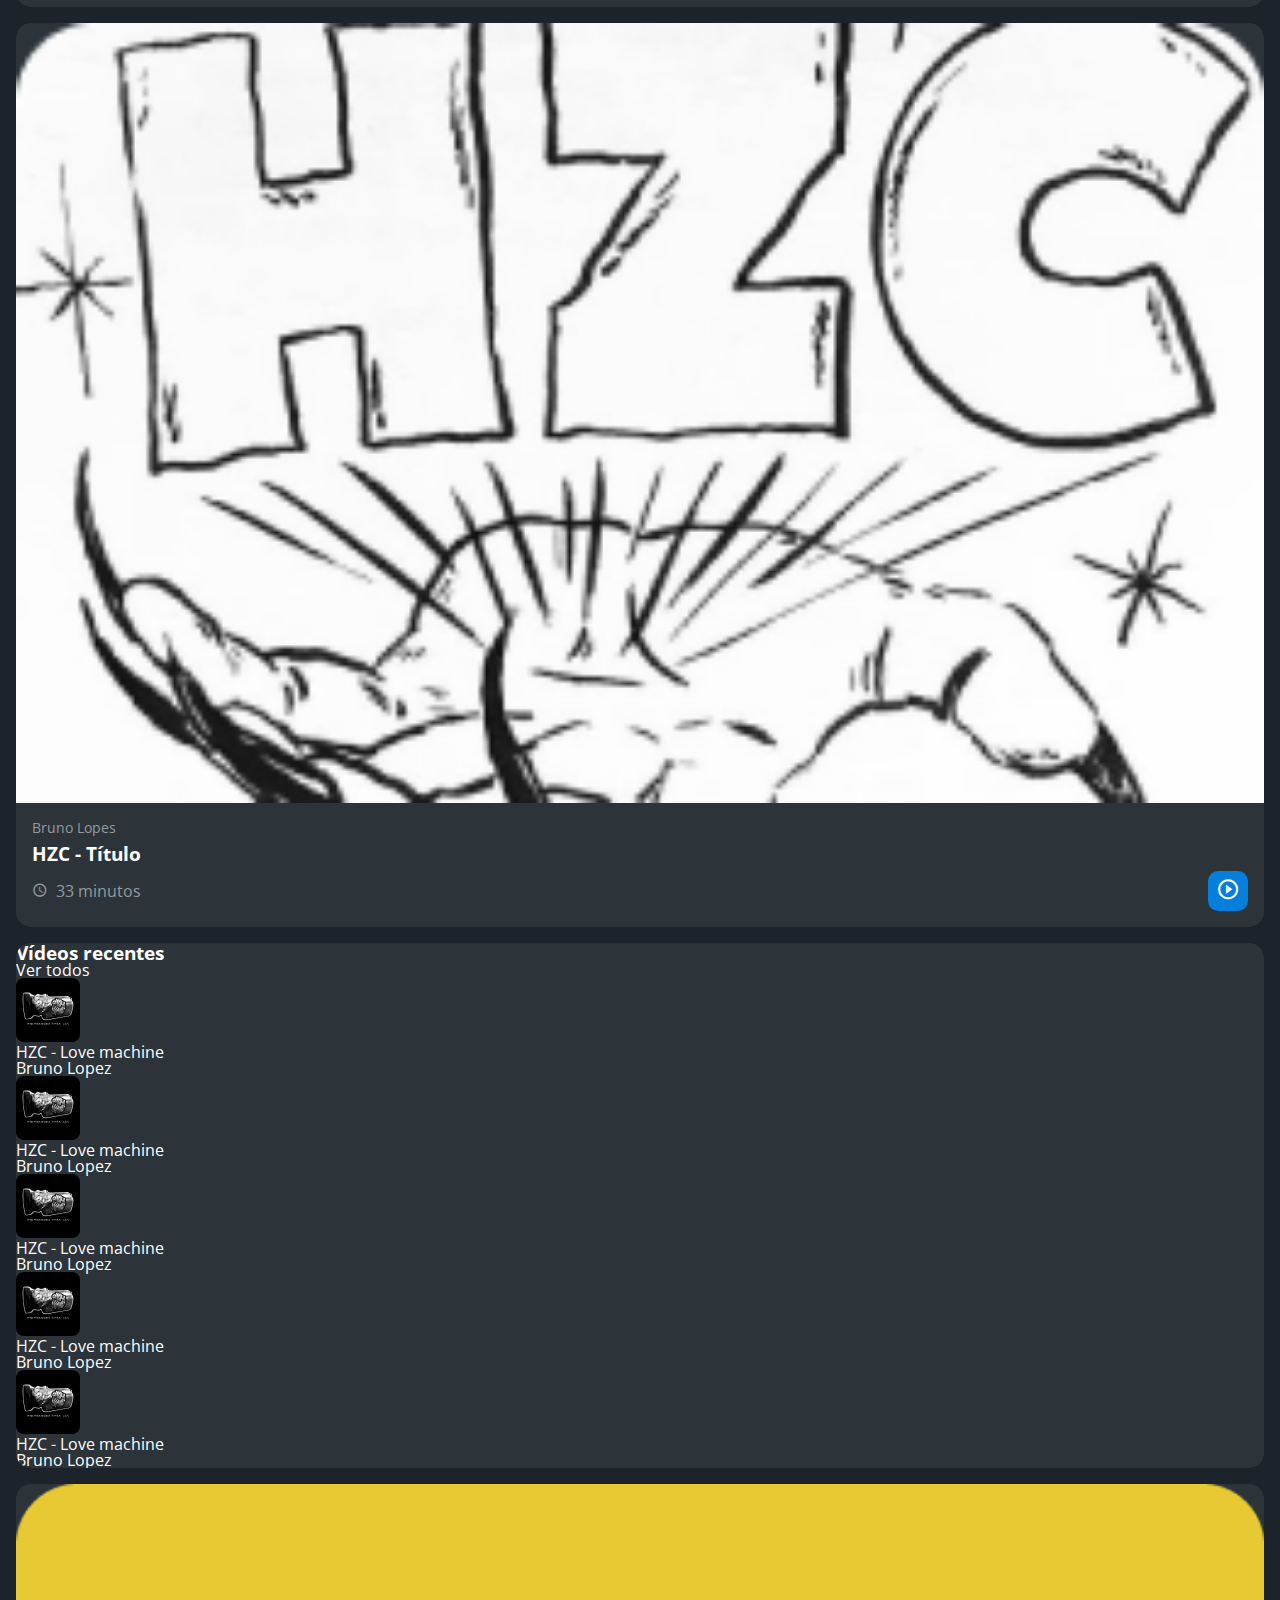
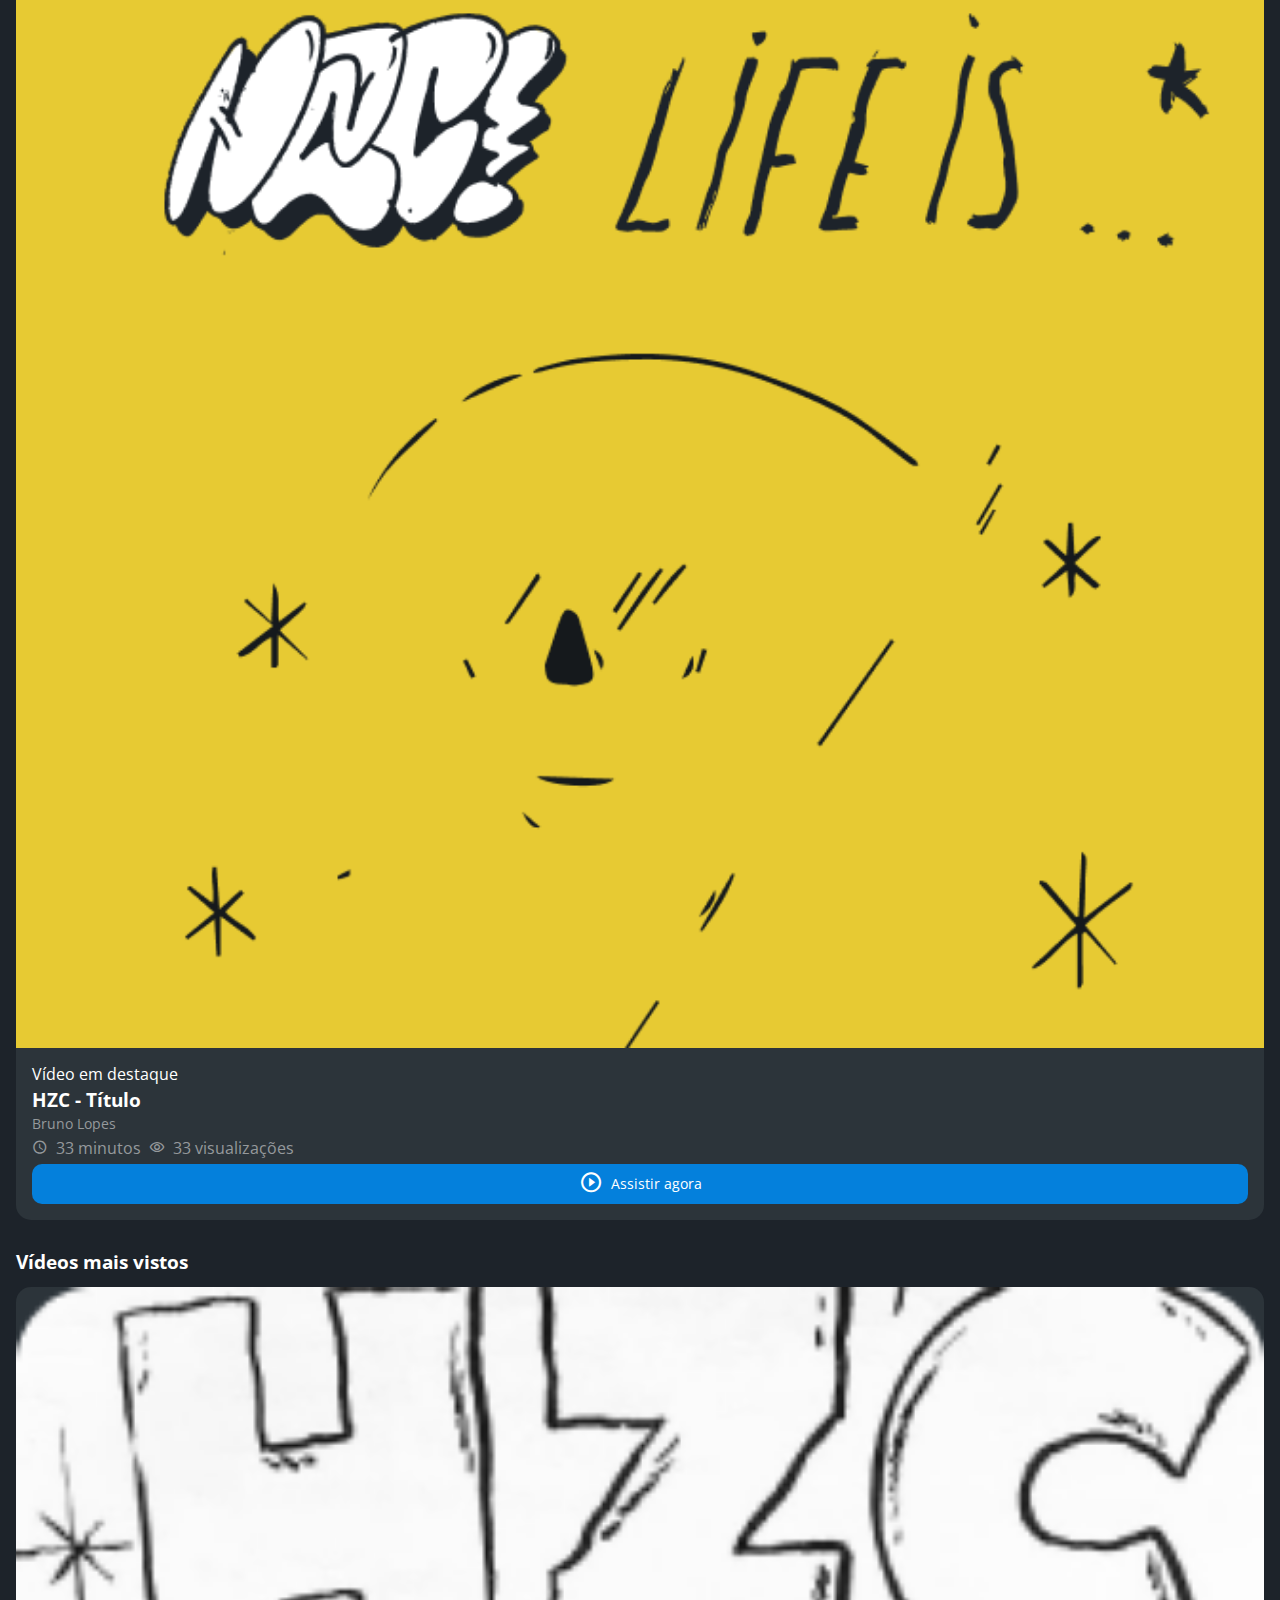
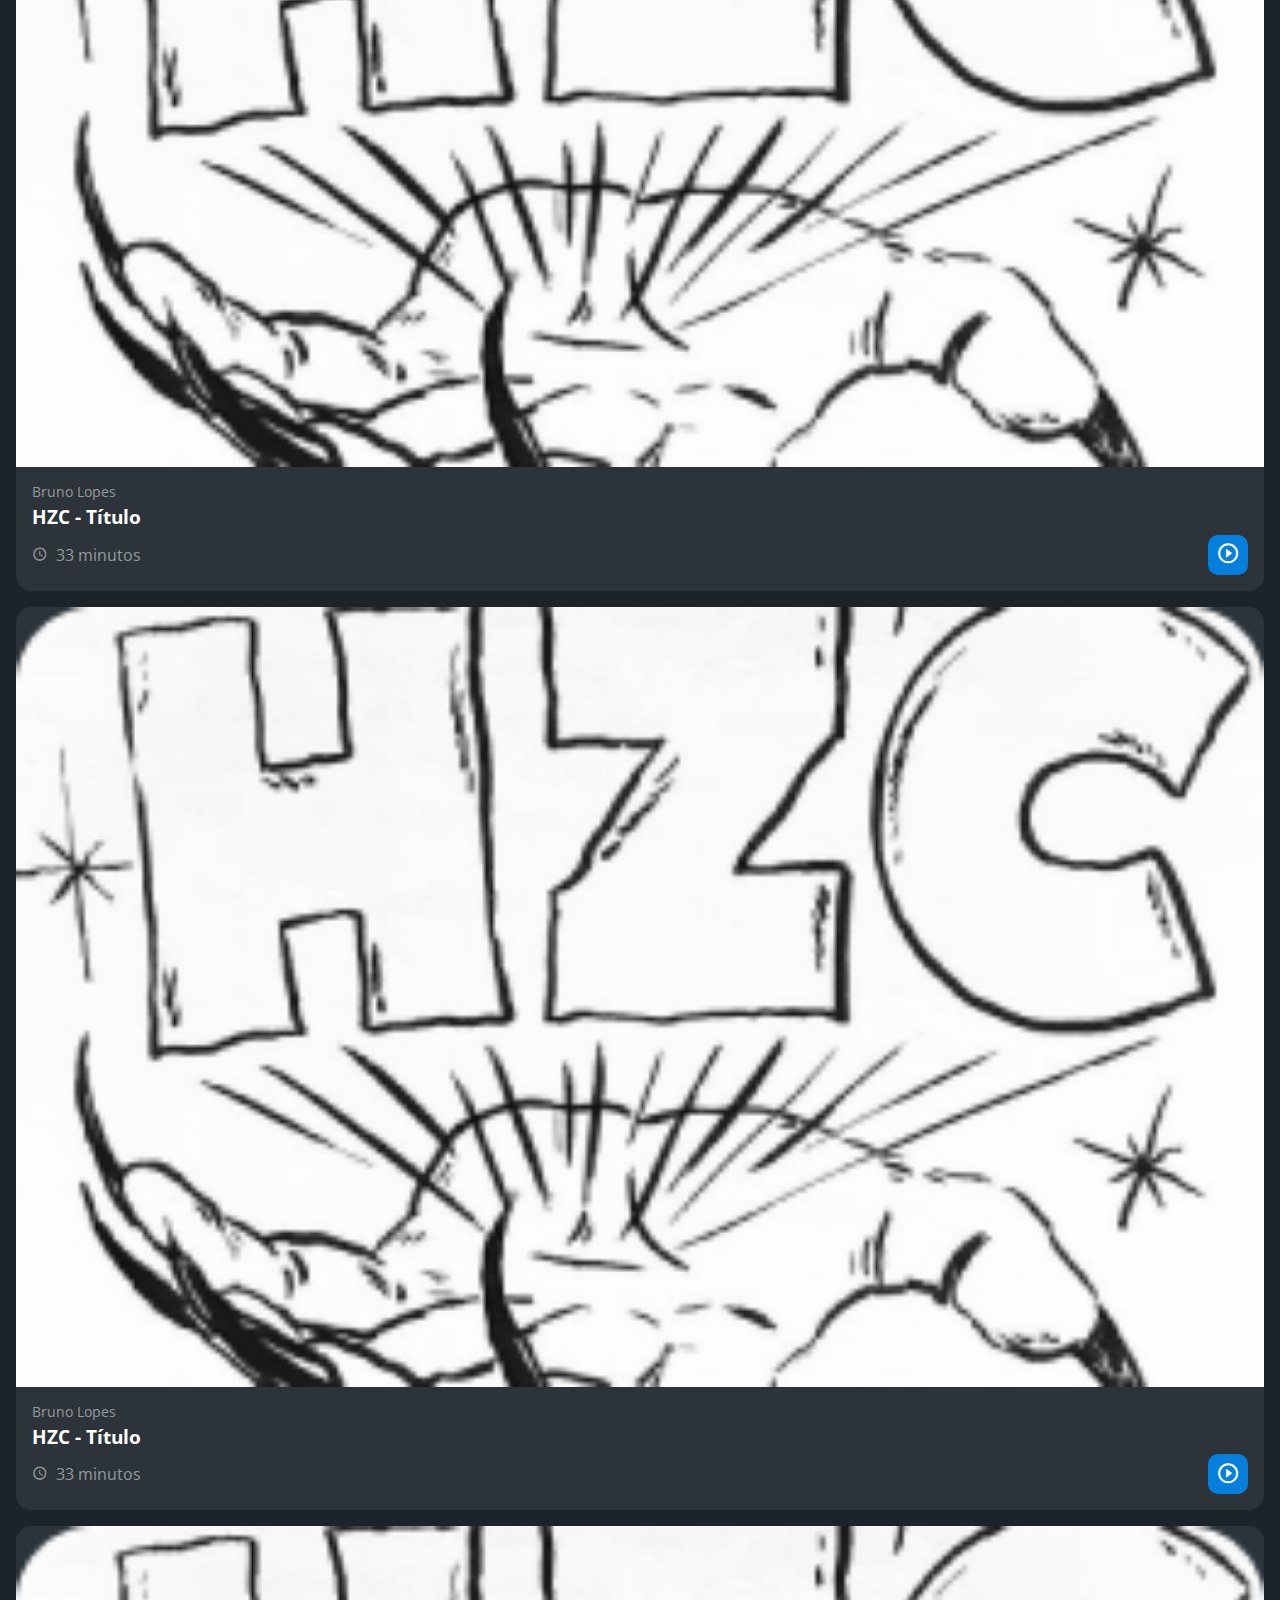
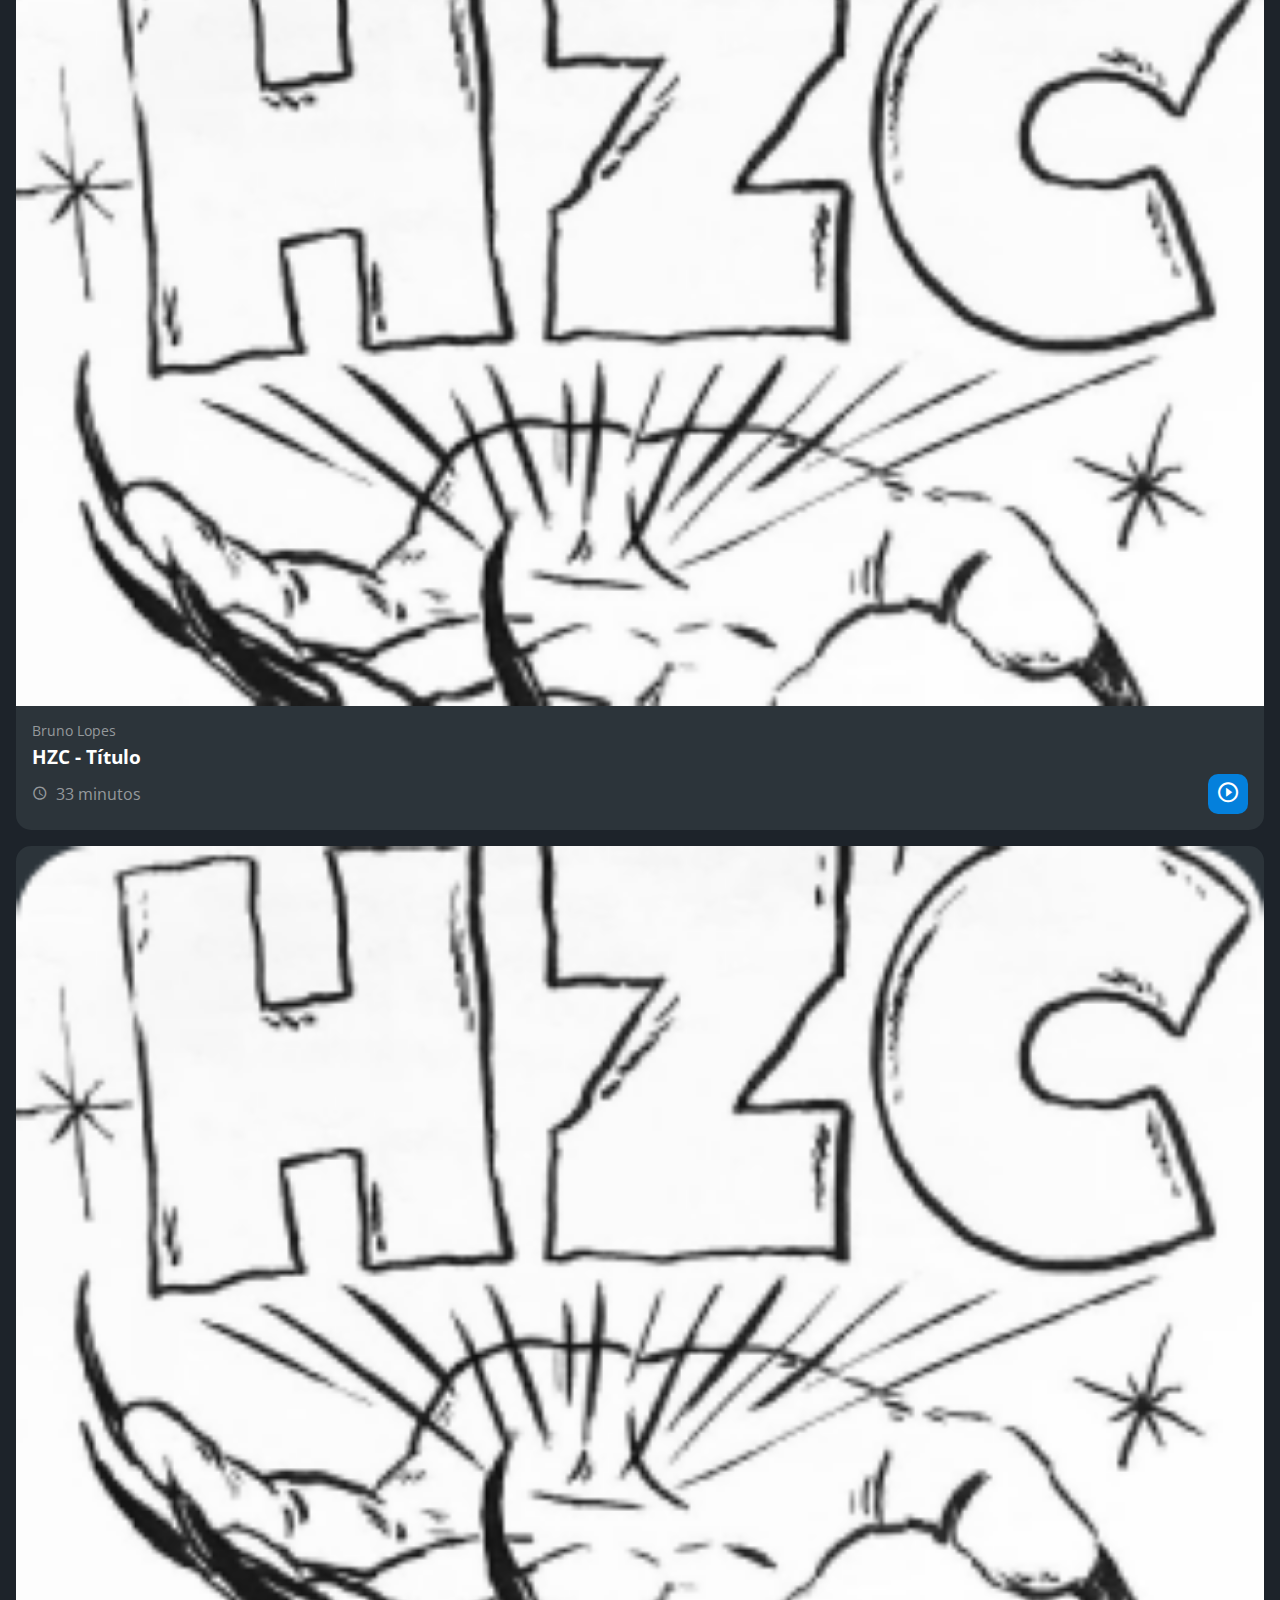
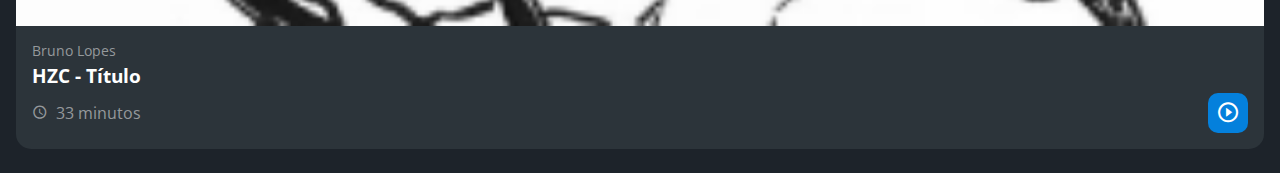
<file: 05 - Responsividade com Grid/01 - Adaptando a Estrutura para Desktop/index.html>
<!DOCTYPE html>
    <html lang="en">
    <head>
        <meta charset="UTF-8">
        <meta http-equiv="X-UA-Compatible" content="IE=edge">
        <meta name="viewport" content="width=device-width, initial-scale=1.0">
        <title>HZC | Home</title>
        
        <link rel="preconnect" href="https://fonts.googleapis.com">
        <link rel="preconnect" href="https://fonts.gstatic.com" crossorigin>
        <link rel="stylesheet" href="https://fonts.googleapis.com/css2?family=Open+Sans:wght@400;600;700&display=swap">

        <link rel="stylesheet" href="assets/css/reset.css">
        <link rel="stylesheet" href="assets/css/index.css">
    </head>

    <body>
        <!-- Cabeçalho -->
        <header class="cabecalho">
            <button class="cabecalho__menu" aria-label="Menu"><i></i></button>
            <img src="assets/img/logo.svg" alt="Logotipo da HZC" class="cabecalho__logo">
            <p class="cabecalho__perfil">Bruno Lopez</p>
            <button class="cabecalho__notificacao" aria-label="Notificação"><i></i></button>
        </header>

        <!-- Menu Lateral -->
        <nav class="menu-lateral">
            <img src="assets/img/logo.svg" alt="Logotipo da HZC" class="menu-lateral__logo">
            
            <a href="#" class="menu-lateral__link menu-lateral__link--inicio menu-lateral__link--ativo">Início</a>
            <a href="#" class="menu-lateral__link menu-lateral__link--videos">Vídeos</a>
            <a href="#" class="menu-lateral__link menu-lateral__link--picos">Picos</a>
            <a href="#" class="menu-lateral__link menu-lateral__link--integrantes">Integrantes</a>
            <a href="#" class="menu-lateral__link menu-lateral__link--camisas">Camisas</a>
            <a href="#" class="menu-lateral__link menu-lateral__link--pinturas">Pinturas</a>
        </nav>

        <main class="principal">
            <!-- 1º Cartão Principal -->
            <h2 class="titulo-pagina">Ínicio</h2>
            <article class="cartao cartao--destaque">
                <img src="assets/img/banner-mobile_1.png" alt="Banner do cartão" class="cartao__imagem">
                <div class="cartao__conteudo">
                    <p class="cartao__destaque">Vídeo em destaque</p>
                    <h3 class="cartao__titulo">HZC - Título</h3>
                    
                    <p class="cartao__perfil">Bruno Lopes</p>
                    <p class="cartao__info cartao__info--tempo">33 minutos</p>
                    <p class="cartao__info cartao__info--visualizacao">33 visualizações</p>
                    
                    <button class="cartao__botao cartao__botao--play cartao__botao--destaque">Assistir agora</button>
                </div>
            </article>

            <!-- Vídeos mais recentes 1 -->
            <article class="cartao cartao--recentes">
                <h3 class="cartao__titulo">Vídeos recentes</h3>
                <a href="#" class="cartao__link">Ver todos</a>
                <ul class="cartao__lista">
                    <li class="cartao__item">
                        <img src="assets/img/miniatura_1.png" alt="Thumbnail" class="cartao__item-thumbnail">
                        <h4 class="cartao__item-titulo">HZC - Love machine</h4>
                        <p class="cartao__item-perfil">Bruno Lopez</p>
                    </li>
                    <li class="cartao__item">
                        <img src="assets/img/miniatura_1.png" alt="Thumbnail" class="cartao__item-thumbnail">
                        <h4 class="cartao__item-titulo">HZC - Love machine</h4>
                        <p class="cartao__item-perfil">Bruno Lopez</p>
                    </li>
                    <li class="cartao__item">
                        <img src="assets/img/miniatura_1.png" alt="Thumbnail" class="cartao__item-thumbnail">
                        <h4 class="cartao__item-titulo">HZC - Love machine</h4>
                        <p class="cartao__item-perfil">Bruno Lopez</p>
                    </li>
                    <li class="cartao__item">
                        <img src="assets/img/miniatura_1.png" alt="Thumbnail" class="cartao__item-thumbnail">
                        <h4 class="cartao__item-titulo">HZC - Love machine</h4>
                        <p class="cartao__item-perfil">Bruno Lopez</p>
                    </li>
                    <li class="cartao__item">
                        <img src="assets/img/miniatura_1.png" alt="Thumbnail" class="cartao__item-thumbnail">
                        <h4 class="cartao__item-titulo">HZC - Love machine</h4>
                        <p class="cartao__item-perfil">Bruno Lopez</p>
                    </li>
                </ul>
            </article>

            <!-- 1ª Aba de Cartões -->
            <section class="secao">
                <h3 class="titulo-secao">Vídeos mais vistos</h3>

                <article class="cartao">
                    <img src="assets/img/video_1.png" alt="Vídeo" class="cartao__imagem">
                    <div class="cartao__conteudo">
                        <p class="cartao__perfil">Bruno Lopes</p>
                        
                        <h3 class="cartao__titulo">HZC - Título</h3>
                        <p class="cartao__info cartao__info--tempo">33 minutos</p>
                        
                        <button class="cartao__botao cartao__botao--play" aria-label="Assistir agora"></button>
                    </div>
                </article>

                <article class="cartao">
                    <img src="assets/img/video_1.png" alt="Vídeo" class="cartao__imagem">
                    <div class="cartao__conteudo">
                        <p class="cartao__perfil">Bruno Lopes</p>
                        
                        <h3 class="cartao__titulo">HZC - Título</h3>
                        <p class="cartao__info cartao__info--tempo">33 minutos</p>
                        
                        <button class="cartao__botao cartao__botao--play" aria-label="Assistir agora"></button>
                    </div>
                </article>

                <article class="cartao">
                    <img src="assets/img/video_1.png" alt="Vídeo" class="cartao__imagem">
                    <div class="cartao__conteudo">
                        <p class="cartao__perfil">Bruno Lopes</p>
                        
                        <h3 class="cartao__titulo">HZC - Título</h3>
                        <p class="cartao__info cartao__info--tempo">33 minutos</p>
                        
                        <button class="cartao__botao cartao__botao--play" aria-label="Assistir agora"></button>
                    </div>
                </article>
                
                <article class="cartao">
                    <img src="assets/img/video_1.png" alt="Vídeo" class="cartao__imagem">
                    <div class="cartao__conteudo">
                        <p class="cartao__perfil">Bruno Lopes</p>
                        
                        <h3 class="cartao__titulo">HZC - Título</h3>
                        <p class="cartao__info cartao__info--tempo">33 minutos</p>
                        
                        <button class="cartao__botao cartao__botao--play" aria-label="Assistir agora"></button>
                    </div>
                </article>
            </section>

            <!-- Vídeos mais recentes 2 -->
            <article class="cartao cartao--recentes">
                <h3 class="cartao__titulo">Vídeos recentes</h3>
                <a href="#" class="cartao__link">Ver todos</a>
                <ul class="cartao__lista">
                    <li class="cartao__item">
                        <img src="assets/img/miniatura_1.png" alt="Thumbnail" class="cartao__item-thumbnail">
                        <h4 class="cartao__item-titulo">HZC - Love machine</h4>
                        <p class="cartao__item-perfil">Bruno Lopez</p>
                    </li>
                    <li class="cartao__item">
                        <img src="assets/img/miniatura_1.png" alt="Thumbnail" class="cartao__item-thumbnail">
                        <h4 class="cartao__item-titulo">HZC - Love machine</h4>
                        <p class="cartao__item-perfil">Bruno Lopez</p>
                    </li>
                    <li class="cartao__item">
                        <img src="assets/img/miniatura_1.png" alt="Thumbnail" class="cartao__item-thumbnail">
                        <h4 class="cartao__item-titulo">HZC - Love machine</h4>
                        <p class="cartao__item-perfil">Bruno Lopez</p>
                    </li>
                    <li class="cartao__item">
                        <img src="assets/img/miniatura_1.png" alt="Thumbnail" class="cartao__item-thumbnail">
                        <h4 class="cartao__item-titulo">HZC - Love machine</h4>
                        <p class="cartao__item-perfil">Bruno Lopez</p>
                    </li>
                    <li class="cartao__item">
                        <img src="assets/img/miniatura_1.png" alt="Thumbnail" class="cartao__item-thumbnail">
                        <h4 class="cartao__item-titulo">HZC - Love machine</h4>
                        <p class="cartao__item-perfil">Bruno Lopez</p>
                    </li>
                </ul>
            </article>
            
            <!-- 2º Cartão Destaque -->
            <article class="cartao cartao--destaque">
                <img src="assets/img/banner-mobile_1.png" alt="Banner do cartão" class="cartao__imagem">
                <div class="cartao__conteudo">
                    <p class="cartao__destaque">Vídeo em destaque</p>
                    <h3 class="cartao__titulo">HZC - Título</h3>
                    
                    <p class="cartao__perfil">Bruno Lopes</p>
                    <p class="cartao__info cartao__info--tempo">33 minutos</p>
                    <p class="cartao__info cartao__info--visualizacao">33 visualizações</p>
                    
                    <button class="cartao__botao cartao__botao--play cartao__botao--destaque">Assistir agora</button>
                </div>
            </article>
            
            <!-- 2ª Aba de Cartões -->
            <section class="secao">
                <h3 class="titulo-secao">Vídeos mais vistos</h3>

                <article class="cartao">
                    <img src="assets/img/video_1.png" alt="Vídeo" class="cartao__imagem">
                    <div class="cartao__conteudo">
                        <p class="cartao__perfil">Bruno Lopes</p>
                        
                        <h3 class="cartao__titulo">HZC - Título</h3>
                        <p class="cartao__info cartao__info--tempo">33 minutos</p>
                        
                        <button class="cartao__botao cartao__botao--play" aria-label="Assistir agora"></button>
                    </div>
                </article>

                <article class="cartao">
                    <img src="assets/img/video_1.png" alt="Vídeo" class="cartao__imagem">
                    <div class="cartao__conteudo">
                        <p class="cartao__perfil">Bruno Lopes</p>
                        
                        <h3 class="cartao__titulo">HZC - Título</h3>
                        <p class="cartao__info cartao__info--tempo">33 minutos</p>
                        
                        <button class="cartao__botao cartao__botao--play" aria-label="Assistir agora"></button>
                    </div>
                </article>

                <article class="cartao">
                    <img src="assets/img/video_1.png" alt="Vídeo" class="cartao__imagem">
                    <div class="cartao__conteudo">
                        <p class="cartao__perfil">Bruno Lopes</p>
                        
                        <h3 class="cartao__titulo">HZC - Título</h3>
                        <p class="cartao__info cartao__info--tempo">33 minutos</p>
                        
                        <button class="cartao__botao cartao__botao--play" aria-label="Assistir agora"></button>
                    </div>
                </article>

                <article class="cartao">
                    <img src="assets/img/video_1.png" alt="Vídeo" class="cartao__imagem">
                    <div class="cartao__conteudo">
                        <p class="cartao__perfil">Bruno Lopes</p>
                        
                        <h3 class="cartao__titulo">HZC - Título</h3>
                        <p class="cartao__info cartao__info--tempo">33 minutos</p>
                        
                        <button class="cartao__botao cartao__botao--play" aria-label="Assistir agora"></button>
                    </div>
                </article>
            </section>
        </main>

        <script src="assets/js/index.js"></script>
    </body>
</html>
</file>
<file: 01 - Flexbox/02 - O Flex Container/assets/css/index.css>
/*========== Configurations ==========*/


/*========== Generic Elements ==========*/
body {
    background-color: #1D232A;

    color: white;
    font-family: "Open Sans", sans-serif;
}

/*========== Generic Classes ==========*/


/*========== Page - Top to Bottom ==========*/
/* CABEÇALHO */
.cabecalho {
    display: flex;
}
</file>
<file: 02 - Mais Funcionalidades do Flexbox/01 - Terminando o Cabeçalho/assets/css/index.css>
/*========== Configurations ==========*/
@font-face {
    font-family: 'Icones';
    src: url(../font/icones.ttf);
}

/*========== Generic Elements ==========*/
body {
    background-color: #1D232A;

    color: white;
    font-family: "Open Sans", "Icones", sans-serif;
}

/*========== Generic Classes ==========*/


/*========== Page - Top to Bottom ==========*/
/* CABEÇALHO */
.cabecalho {
    background-color: #15191C;

    display: flex;
    justify-content: space-between;
    align-items: center;

    padding: 8px 16px;
    box-shadow: 0px 4px 4px rgba(0, 0, 0, 0.16);
}

    .cabecalho__menu i::before {
        content: "\e904";
        
        font-size: 24px;
    }

    .cabecalho__logo {
        width: 40px;
    }

    .cabecalho__notificacao i::before {
        content: "\e906";

        font-size: 24px;
    }
</file>
<file: 03 - O que o Flex não Consegue Fazer/01 - Litimações do Flexbox/assets/css/index.css>
/*========== Configurations ==========*/
@font-face {
    font-family: 'Icones';
    src: url(../font/icones.ttf);
}

/*========== Generic Elements ==========*/
body {
    background-color: #1D232A;

    color: white;
    font-family: "Open Sans", "Icones", sans-serif;
}

/*========== Generic Classes ==========*/


/*========== Page - Top to Bottom ==========*/
/* CABEÇALHO */
.cabecalho {
    background-color: #15191C;

    display: flex;
    justify-content: space-between;
    align-items: center;

    padding: 8px 16px;
    box-shadow: 0px 4px 4px rgba(0, 0, 0, 0.16);
}

    .cabecalho__menu i::before {
        content: "\e904";
        
        font-size: 24px;
    }

    .cabecalho__logo {
        width: 40px;
    }

    .cabecalho__notificacao i::before {
        content: "\e906";

        font-size: 24px;
    }

/* MENU LATERAL */
.menu-lateral {
    background-color: #15191C;
    width: 75vw;
    height: 100vh;

    display: flex;
    flex-direction: column;

    position: absolute;
    left: -100vw;

    transition: .25s;
}

    .menu-lateral--ativo {
        left: 0;
    }

    .menu-lateral__logo {
        width: 120px;

        align-self: center;

        padding: 16px;
    }

    .menu-lateral__link {
        height: 64px;

        display: flex;
        align-items: center;

        padding-left: 64px;

        color: #95999C;
    }

        .menu-lateral__link--ativo {
            color: white;

            padding-left: 56px;
            border-left: 8px solid white;
        }

        .menu-lateral__link::before {
            position: absolute;
            left: 24px;

            width: 24px;
            height: 24px;

            font-size: 24px;
        }

            .menu-lateral__link--inicio::before {
                content: "\e902";
            }
            
            .menu-lateral__link--videos::before {
                content: "\e90e";
            }

            .menu-lateral__link--picos::before {
                content: "\e909";
            }

            .menu-lateral__link--integrantes::before {
                content: "\e903";
            }

            .menu-lateral__link--camisas::before {
                content: "\e900";
            }

            .menu-lateral__link--pinturas::before {
                content: "\e90a";
            }
</file>
<file: 03 - O que o Flex não Consegue Fazer/03 - Estilização Básica do Cartão/assets/css/index.css>
/*========== Configurations ==========*/
@font-face {
    font-family: 'Icones';
    src: url(../font/icones.ttf);
}

/*========== Generic Elements ==========*/
body {
    background-color: #1D232A;

    color: white;
    font-family: "Open Sans", "Icones", sans-serif;
}

/*========== Generic Classes ==========*/


/*========== Page - Top to Bottom ==========*/
/* CABEÇALHO */
.cabecalho {
    background-color: #15191C;

    display: flex;
    justify-content: space-between;
    align-items: center;

    padding: 8px 16px;
    box-shadow: 0px 4px 4px rgba(0, 0, 0, 0.16);
}

    .cabecalho__menu i::before {
        content: "\e904";
        
        font-size: 24px;
    }

    .cabecalho__logo {
        width: 40px;
    }

    .cabecalho__notificacao i::before {
        content: "\e906";

        font-size: 24px;
    }

/* MENU LATERAL */
.menu-lateral {
    background-color: #15191C;
    width: 75vw;
    height: 100vh;

    display: flex;
    flex-direction: column;

    position: absolute;
    left: -100vw;

    transition: .25s;
}

    .menu-lateral--ativo {
        left: 0;
    }

    .menu-lateral__logo {
        width: 120px;

        align-self: center;

        padding: 16px;
    }

    .menu-lateral__link {
        height: 64px;

        display: flex;
        align-items: center;

        padding-left: 64px;

        color: #95999C;
    }

        .menu-lateral__link--ativo {
            color: white;

            padding-left: 56px;
            border-left: 8px solid white;
        }

        .menu-lateral__link::before {
            position: absolute;
            left: 24px;

            width: 24px;
            height: 24px;

            font-size: 24px;
        }

            .menu-lateral__link--inicio::before {
                content: "\e902";
            }
            
            .menu-lateral__link--videos::before {
                content: "\e90e";
            }

            .menu-lateral__link--picos::before {
                content: "\e909";
            }

            .menu-lateral__link--integrantes::before {
                content: "\e903";
            }

            .menu-lateral__link--camisas::before {
                content: "\e900";
            }

            .menu-lateral__link--pinturas::before {
                content: "\e90a";
            }

/* CONTEÚDO PRINCIPAL */
.principal {
    padding: 24px 16px;
}

.titulo-pagina {
    font-size: 1.5rem;
    font-weight: 700;
}

/* CARTÕES */
.cartao {
    background-color: #2C343A;

    width: 100%;

    border-radius: 15px;

    overflow: hidden;
}

    .cartao__conteudo {
        padding: 16px;
    }

    .cartao__titulo {
        font-size: 1.2rem;
        font-weight: 700;
    }

    .cartao__perfil {
        color: #95999C;
        font-size: 0.9rem;
    }

    .cartao__info {
        display: flex;
        align-items: center;

        color: #95999C;
    }

        .cartao__info--tempo {
            content: "\e90c";

            margin-right: 8px;
        }

        .cartao__info--visualizacao {
            content: "\e90f";

            margin-right: 8px;
        }

    .cartao__botao {
        background-color: #0480DC;

        width: 40px;
        height: 40px;

        display: flex;
        justify-content: center;
        align-items: center;

        border-radius: 10px;

        font-size: 0.9rem;
    }

        .cartao__botao--play::before {
            content: "\e90b";

            font-size: 24px;
        }

        .cartao__botao--destaque {
            width: 100%;
        }

            .cartao__botao--destaque::before {
                margin-right: 8px;
            }
</file>
<file: 04 - Transformando o Layout com Grid/02 - Terminando o Layout da Página/assets/css/index.css>
/*========== Configurations ==========*/
@font-face {
    font-family: 'Icones';
    src: url(../font/icones.ttf);
}

/*========== Generic Elements ==========*/
body {
    background-color: #1D232A;

    color: white;
    font-family: "Open Sans", "Icones", sans-serif;
}

/*========== Generic Classes ==========*/


/*========== Page - Top to Bottom ==========*/
/* CABEÇALHO */
.cabecalho {
    background-color: #15191C;

    display: flex;
    justify-content: space-between;
    align-items: center;

    padding: 8px 16px;
    box-shadow: 0px 4px 4px rgba(0, 0, 0, 0.16);
}

    .cabecalho__menu i::before {
        content: "\e904";
        
        font-size: 24px;
    }

    .cabecalho__logo {
        width: 40px;
    }

    .cabecalho__notificacao i::before {
        content: "\e906";

        font-size: 24px;
    }

/* MENU LATERAL */
.menu-lateral {
    background-color: #15191C;
    width: 75vw;
    height: 100vh;

    display: flex;
    flex-direction: column;

    position: absolute;
    left: -100vw;

    transition: .25s;
}

    .menu-lateral--ativo {
        left: 0;
    }

    .menu-lateral__logo {
        width: 120px;

        align-self: center;

        padding: 16px;
    }

    .menu-lateral__link {
        height: 64px;

        display: flex;
        align-items: center;

        padding-left: 64px;

        color: #95999C;
    }

        .menu-lateral__link--ativo {
            color: white;

            padding-left: 56px;
            border-left: 8px solid white;
        }

        .menu-lateral__link::before {
            position: absolute;
            left: 24px;

            width: 24px;
            height: 24px;

            font-size: 24px;
        }

            .menu-lateral__link--inicio::before {
                content: "\e902";
            }
            
            .menu-lateral__link--videos::before {
                content: "\e90e";
            }

            .menu-lateral__link--picos::before {
                content: "\e909";
            }

            .menu-lateral__link--integrantes::before {
                content: "\e903";
            }

            .menu-lateral__link--camisas::before {
                content: "\e900";
            }

            .menu-lateral__link--pinturas::before {
                content: "\e90a";
            }

/* CONTEÚDO PRINCIPAL */
.principal {
    display: grid;
    gap: 16px;

    padding: 24px 16px;
}

.titulo-pagina {
    font-size: 1.5rem;
    font-weight: 700;
}

/* CARTÕES */
.cartao {
    background-color: #2C343A;

    width: 100%;

    border-radius: 15px;

    overflow: hidden;
}
    
    .cartao--destaque {
        margin-bottom: 16px;
    }

    .cartao__conteudo {
        display: grid;
        grid-template-columns: auto 1fr;
        gap: 8px;

        padding: 16px;
    }

        .cartao__destaque {
            grid-column: span 2;
        }

        .cartao__titulo {
            grid-column: span 2;

            font-size: 1.2rem;
            font-weight: 700;
        }

        .cartao__perfil {
            grid-column: span 2;

            color: #95999C;
            font-size: 0.9rem;
        }

        .cartao__info {
            display: flex;
            align-items: center;

            color: #95999C;
        }

            .cartao__info--tempo::before {
                content: "\e90c";

                margin-right: 8px;
            }

            .cartao__info--visualizacao::before {
                content: "\e90f";

                margin-right: 8px;
            }

        .cartao__botao {
            background-color: #0480DC;

            width: 40px;
            height: 40px;

            display: flex;
            justify-content: center;
            align-items: center;
            justify-self: flex-end;

            border-radius: 10px;

            font-size: 0.9rem;
        }

            .cartao__botao--play::before {
                content: "\e90b";

                font-size: 24px;
            }

            .cartao__botao--destaque {
                width: 100%;

                grid-column: span 2;
            }

                .cartao__botao--destaque::before {
                    margin-right: 8px;
                }

.secao {
    display: grid;
    gap: 16px;
}

    .titulo-secao {
        font-size: 1.2rem;
        font-weight: 700;
    }
</file>
<file: 05 - Responsividade com Grid/01 - Adaptando a Estrutura para Desktop/assets/css/index.css>
/*========== Configurations ==========*/
@font-face {
    font-family: 'Icones';
    src: url(../font/icones.ttf);
}

/*========== Generic Elements ==========*/
body {
    background-color: #1D232A;

    color: white;
    font-family: "Open Sans", "Icones", sans-serif;
}

/*========== Generic Classes ==========*/


/*========== Page - Top to Bottom ==========*/
/* CABEÇALHO */
.cabecalho {
    background-color: #15191C;

    display: flex;
    justify-content: space-between;
    align-items: center;

    padding: 8px 16px;
    box-shadow: 0px 4px 4px rgba(0, 0, 0, 0.16);
}

    .cabecalho__menu i::before {
        content: "\e904";
        
        font-size: 24px;
    }

    .cabecalho__logo {
        width: 40px;
    }

    .cabecalho__notificacao i::before {
        content: "\e906";

        font-size: 24px;
    }

/* MENU LATERAL */
.menu-lateral {
    background-color: #15191C;
    width: 75vw;
    height: 100vh;

    display: flex;
    flex-direction: column;

    position: absolute;
    left: -100vw;

    transition: .25s;
}

    .menu-lateral--ativo {
        left: 0;
    }

    .menu-lateral__logo {
        width: 120px;

        align-self: center;

        padding: 16px;
    }

    .menu-lateral__link {
        height: 64px;

        display: flex;
        align-items: center;

        padding-left: 64px;

        color: #95999C;
    }

        .menu-lateral__link--ativo {
            color: white;

            padding-left: 56px;
            border-left: 8px solid white;
        }

        .menu-lateral__link::before {
            position: absolute;
            left: 24px;

            width: 24px;
            height: 24px;

            font-size: 24px;
        }

            .menu-lateral__link--inicio::before {
                content: "\e902";
            }
            
            .menu-lateral__link--videos::before {
                content: "\e90e";
            }

            .menu-lateral__link--picos::before {
                content: "\e909";
            }

            .menu-lateral__link--integrantes::before {
                content: "\e903";
            }

            .menu-lateral__link--camisas::before {
                content: "\e900";
            }

            .menu-lateral__link--pinturas::before {
                content: "\e90a";
            }

/* CONTEÚDO PRINCIPAL */
.principal {
    display: grid;
    gap: 16px;

    padding: 24px 16px;
}

.titulo-pagina {
    font-size: 1.5rem;
    font-weight: 700;
}

/* CARTÕES */
.cartao {
    background-color: #2C343A;

    width: 100%;

    border-radius: 15px;

    overflow: hidden;
}
    
    .cartao--destaque {
        margin-bottom: 16px;
    }

    .cartao__conteudo {
        display: grid;
        grid-template-columns: auto 1fr;
        gap: 8px;

        padding: 16px;
    }

        .cartao__destaque {
            grid-column: span 2;
        }

        .cartao__titulo {
            grid-column: span 2;

            font-size: 1.2rem;
            font-weight: 700;
        }

        .cartao__perfil {
            grid-column: span 2;

            color: #95999C;
            font-size: 0.9rem;
        }

        .cartao__info {
            display: flex;
            align-items: center;

            color: #95999C;
        }

            .cartao__info--tempo::before {
                content: "\e90c";

                margin-right: 8px;
            }

            .cartao__info--visualizacao::before {
                content: "\e90f";

                margin-right: 8px;
            }

        .cartao__botao {
            background-color: #0480DC;

            width: 40px;
            height: 40px;

            display: flex;
            justify-content: center;
            align-items: center;
            justify-self: flex-end;

            border-radius: 10px;

            font-size: 0.9rem;
        }

            .cartao__botao--play::before {
                content: "\e90b";

                font-size: 24px;
            }

            .cartao__botao--destaque {
                width: 100%;

                grid-column: span 2;
            }

                .cartao__botao--destaque::before {
                    margin-right: 8px;
                }

.secao {
    display: grid;
    gap: 16px;
}

    .titulo-secao {
        font-size: 1.2rem;
        font-weight: 700;
    }
</file>
